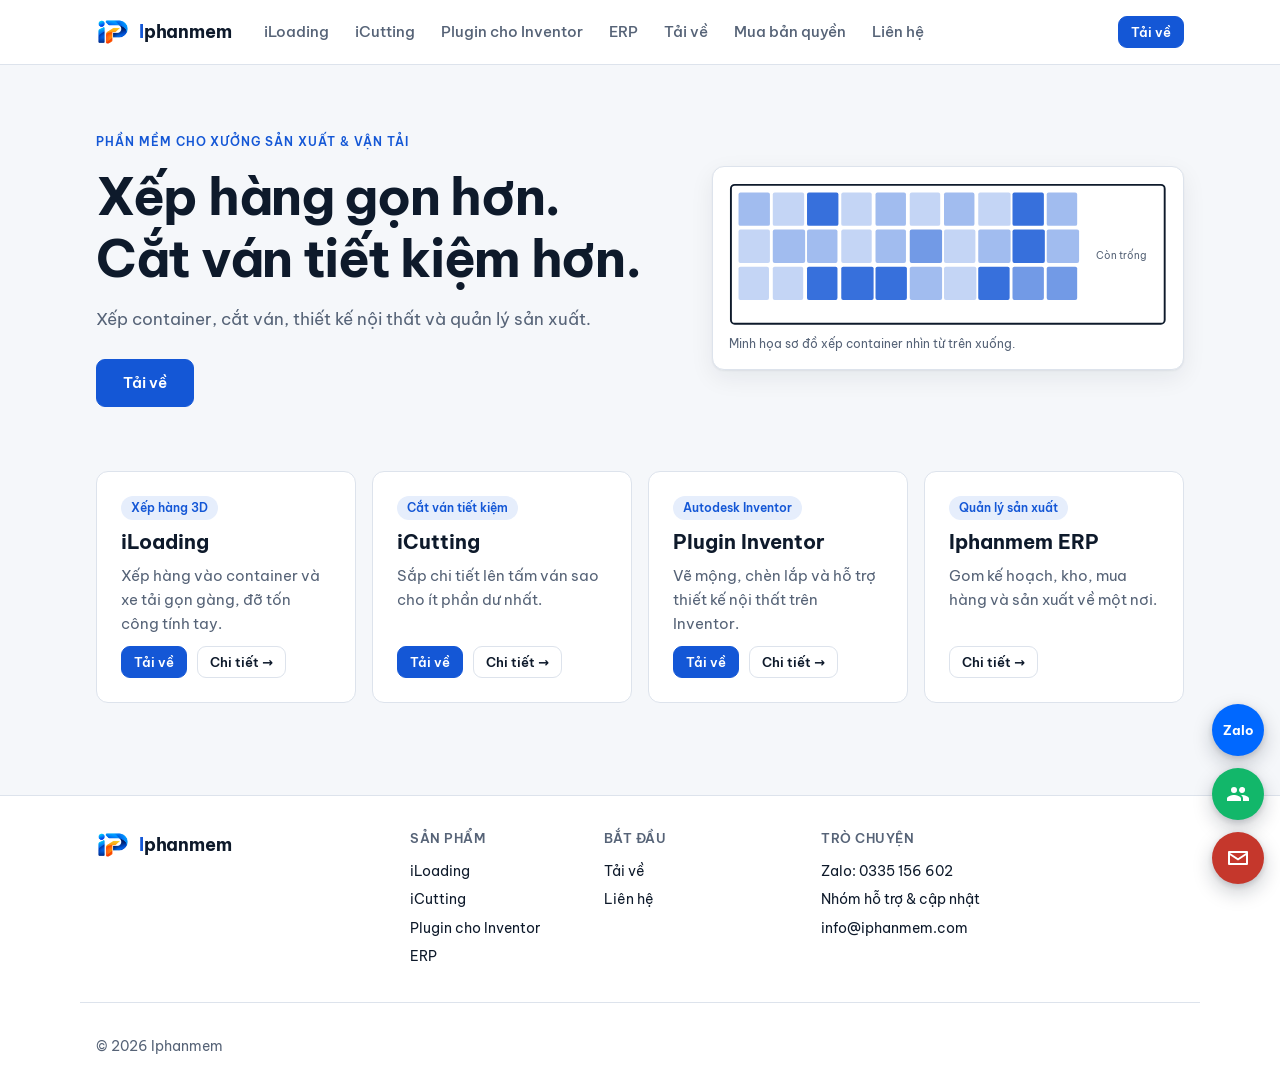
<file: iphanmem-website/index.html>
<!doctype html>
<html lang="vi">
<head>
<meta charset="utf-8">
<meta name="viewport" content="width=device-width,initial-scale=1,viewport-fit=cover">
<title>Iphanmem | Phần mềm xếp hàng, cắt ván và quản lý sản xuất</title>
<meta name="description" content="Iphanmem làm phần mềm iLoading xếp container, iCutting cắt ván, plugin cho Inventor và ERP quản lý sản xuất. Cần gì nhắn Zalo.">
<link rel="canonical" href="https://iphanmem.com/">
<meta property="og:type" content="website"><meta property="og:locale" content="vi_VN">
<meta property="og:title" content="Iphanmem | Phần mềm xếp hàng, cắt ván và quản lý sản xuất"><meta property="og:description" content="Iphanmem làm phần mềm iLoading xếp container, iCutting cắt ván, plugin cho Inventor và ERP quản lý sản xuất. Cần gì nhắn Zalo."><meta property="og:url" content="https://iphanmem.com/">
<link rel="icon" href="favicon-32.png" type="image/png" sizes="32x32"><link rel="icon" href="favicon.ico" sizes="any"><link rel="apple-touch-icon" href="apple-touch-icon.png">
<link rel="preconnect" href="https://fonts.googleapis.com"><link rel="preconnect" href="https://fonts.gstatic.com" crossorigin>
<link rel="stylesheet" href="https://fonts.googleapis.com/css2?family=Be+Vietnam+Pro:wght@400;500;600;700&family=JetBrains+Mono:wght@400;500&display=swap">
<link rel="stylesheet" href="style.css">
<script>document.documentElement.classList.add('js')</script>
</head>
<body>
<header class="site-h"><div class="wrap">
  <a class="logo" href="index.html"><img src="logo-mark.png" width="34" height="34" alt="iPhanmem"><span><b>I</b>phanmem</span></a>
  <nav id="nav" aria-label="Điều hướng chính"><a href="loading.html">iLoading</a><a href="cutting.html">iCutting</a><a href="inventor.html">Plugin cho Inventor</a><a href="erp.html">ERP</a><a href="download.html">Tải về</a><a href="mua.html">Mua bản quyền</a><a href="contact.html">Liên hệ</a></nav>
  <a class="btn primary sm cta-h" href="download.html">Tải về</a>
  <button class="btn sm menu-btn" aria-label="Mở menu" aria-expanded="false" aria-controls="nav">Menu</button>
</div></header>
<main>

<div class="wrap hero">
  <div>
    <span class="eyebrow">Phần mềm cho xưởng sản xuất &amp; vận tải</span>
    <h1>Xếp hàng gọn hơn. Cắt ván tiết kiệm hơn.</h1>
    <p class="lead">Xếp container, cắt ván, thiết kế nội thất và quản lý sản xuất.</p>
    <div class="row" style="margin-top:26px"><a class="btn primary lg" href="download.html">Tải về</a></div>
  </div>
  <div class="card viz"><svg viewBox="0 0 460 150" role="img" aria-label="Sơ đồ nhìn từ trên xuống của một container được xếp kiện"><rect x="2" y="2" width="456" height="146" rx="4" fill="var(--surface)" stroke="var(--ink)" stroke-width="2"/><rect x="10" y="10" width="33" height="35" rx="2" fill="var(--accent)" fill-opacity="0.4"/><rect x="10" y="49" width="33" height="35" rx="2" fill="var(--accent)" fill-opacity="0.25"/><rect x="10" y="88" width="32" height="35" rx="2" fill="var(--accent)" fill-opacity="0.25"/><rect x="46" y="10" width="33" height="35" rx="2" fill="var(--accent)" fill-opacity="0.25"/><rect x="46" y="49" width="34" height="35" rx="2" fill="var(--accent)" fill-opacity="0.4"/><rect x="46" y="88" width="32" height="35" rx="2" fill="var(--accent)" fill-opacity="0.25"/><rect x="82" y="10" width="33" height="35" rx="2" fill="var(--accent)" fill-opacity="0.85"/><rect x="82" y="49" width="32" height="35" rx="2" fill="var(--accent)" fill-opacity="0.4"/><rect x="82" y="88" width="32" height="35" rx="2" fill="var(--accent)" fill-opacity="0.85"/><rect x="118" y="10" width="32" height="35" rx="2" fill="var(--accent)" fill-opacity="0.25"/><rect x="118" y="49" width="32" height="35" rx="2" fill="var(--accent)" fill-opacity="0.25"/><rect x="118" y="88" width="34" height="35" rx="2" fill="var(--accent)" fill-opacity="0.85"/><rect x="154" y="10" width="32" height="35" rx="2" fill="var(--accent)" fill-opacity="0.4"/><rect x="154" y="49" width="32" height="35" rx="2" fill="var(--accent)" fill-opacity="0.4"/><rect x="154" y="88" width="33" height="35" rx="2" fill="var(--accent)" fill-opacity="0.85"/><rect x="190" y="10" width="32" height="35" rx="2" fill="var(--accent)" fill-opacity="0.25"/><rect x="190" y="49" width="34" height="35" rx="2" fill="var(--accent)" fill-opacity="0.6"/><rect x="190" y="88" width="34" height="35" rx="2" fill="var(--accent)" fill-opacity="0.4"/><rect x="226" y="10" width="32" height="35" rx="2" fill="var(--accent)" fill-opacity="0.4"/><rect x="226" y="49" width="33" height="35" rx="2" fill="var(--accent)" fill-opacity="0.25"/><rect x="226" y="88" width="34" height="35" rx="2" fill="var(--accent)" fill-opacity="0.25"/><rect x="262" y="10" width="34" height="35" rx="2" fill="var(--accent)" fill-opacity="0.25"/><rect x="262" y="49" width="34" height="35" rx="2" fill="var(--accent)" fill-opacity="0.4"/><rect x="262" y="88" width="33" height="35" rx="2" fill="var(--accent)" fill-opacity="0.85"/><rect x="298" y="10" width="33" height="35" rx="2" fill="var(--accent)" fill-opacity="0.85"/><rect x="298" y="49" width="34" height="35" rx="2" fill="var(--accent)" fill-opacity="0.85"/><rect x="298" y="88" width="33" height="35" rx="2" fill="var(--accent)" fill-opacity="0.6"/><rect x="334" y="10" width="32" height="35" rx="2" fill="var(--accent)" fill-opacity="0.4"/><rect x="334" y="49" width="34" height="35" rx="2" fill="var(--accent)" fill-opacity="0.4"/><rect x="334" y="88" width="32" height="35" rx="2" fill="var(--accent)" fill-opacity="0.6"/><text x="412" y="80" text-anchor="middle">Còn trống</text></svg><div class="cap">Minh họa sơ đồ xếp container nhìn từ trên xuống.</div></div>
</div>
<div class="wrap sec" style="padding-top:16px"><div class="grid g4"><div class="card pcard"><span class="pill">Xếp hàng 3D</span><h3>iLoading</h3><p class="muted">Xếp hàng vào container và xe tải gọn gàng, đỡ tốn công tính tay.</p><div class="row" style="margin-top:auto"><a class="btn primary sm" href="download.html#loading">Tải về</a><a class="btn sm" href="loading.html">Chi tiết →</a></div></div><div class="card pcard"><span class="pill">Cắt ván tiết kiệm</span><h3>iCutting</h3><p class="muted">Sắp chi tiết lên tấm ván sao cho ít phần dư nhất.</p><div class="row" style="margin-top:auto"><a class="btn primary sm" href="download.html#cutting">Tải về</a><a class="btn sm" href="cutting.html">Chi tiết →</a></div></div><div class="card pcard"><span class="pill">Autodesk Inventor</span><h3>Plugin Inventor</h3><p class="muted">Vẽ mộng, chèn lắp và hỗ trợ thiết kế nội thất trên Inventor.</p><div class="row" style="margin-top:auto"><a class="btn primary sm" href="download.html#inventor">Tải về</a><a class="btn sm" href="inventor.html">Chi tiết →</a></div></div><div class="card pcard"><span class="pill">Quản lý sản xuất</span><h3>Iphanmem ERP</h3><p class="muted">Gom kế hoạch, kho, mua hàng và sản xuất về một nơi.</p><div class="row" style="margin-top:auto"><a class="btn sm" href="erp.html">Chi tiết →</a></div></div></div></div>

</main>
<footer class="foot">
  <div class="wrap">
    <div><a class="logo" style="padding:0" href="index.html"><img src="logo-mark.png" width="34" height="34" alt="iPhanmem"><span><b>I</b>phanmem</span></a></div>
    <div><h4>Sản phẩm</h4><a href="loading.html">iLoading</a><a href="cutting.html">iCutting</a><a href="inventor.html">Plugin cho Inventor</a><a href="erp.html">ERP</a></div>
    <div><h4>Bắt đầu</h4><a href="download.html">Tải về</a><a href="contact.html">Liên hệ</a></div>
    <div><h4>Trò chuyện</h4><a href="https://zalo.me/0335156602" target="_blank" rel="noopener">Zalo: 0335 156 602</a><a href="https://zalo.me/g/lzfrenrwcuc4qvryt96q" target="_blank" rel="noopener">Nhóm hỗ trợ &amp; cập nhật</a><a href="mailto:info@iphanmem.com">info@iphanmem.com</a></div>
  </div>
  <div class="wrap legal">© 2026 Iphanmem</div>
</footer>
<nav class="cf-dock" aria-label="Liên hệ"><a class="cf-btn cf-zalo" href="https://zalo.me/0335156602" target="_blank" rel="noopener" aria-label="Chat Zalo"><span class="cf-word">Zalo</span><span class="cf-tip">Chat Zalo</span></a><a class="cf-btn cf-group" href="https://zalo.me/g/lzfrenrwcuc4qvryt96q" target="_blank" rel="noopener" aria-label="Nhóm hỗ trợ &amp; cập nhật"><svg viewBox="0 0 24 24" width="24" height="24" fill="currentColor" aria-hidden="true"><path d="M16 11a3 3 0 1 0-2.8-4 3 3 0 0 0 2.8 4zM8 11a3 3 0 1 0-3-3 3 3 0 0 0 3 3zm0 2c-2.3 0-7 1.2-7 3.5V19h14v-2.5C15 14.2 10.3 13 8 13zm8 0c-.3 0-.6 0-1 .1 1.2.9 2 2 2 3.4V19h6v-2.5c0-2.3-4.7-3.5-7-3.5z"/></svg><span class="cf-tip">Nhóm hỗ trợ &amp; cập nhật</span></a><a class="cf-btn cf-mail" href="mailto:info@iphanmem.com" aria-label="Gửi email"><svg viewBox="0 0 24 24" width="24" height="24" fill="currentColor" aria-hidden="true"><path d="M3 5h18a1 1 0 0 1 1 1v12a1 1 0 0 1-1 1H3a1 1 0 0 1-1-1V6a1 1 0 0 1 1-1zm9 7.2L20 7H4l8 5.2zM4 17h16V9.3l-8 5.2-8-5.2V17z"/></svg><span class="cf-tip">info@iphanmem.com</span></a></nav>
<script src="script.js" defer></script>
</body>
</html>
</file>
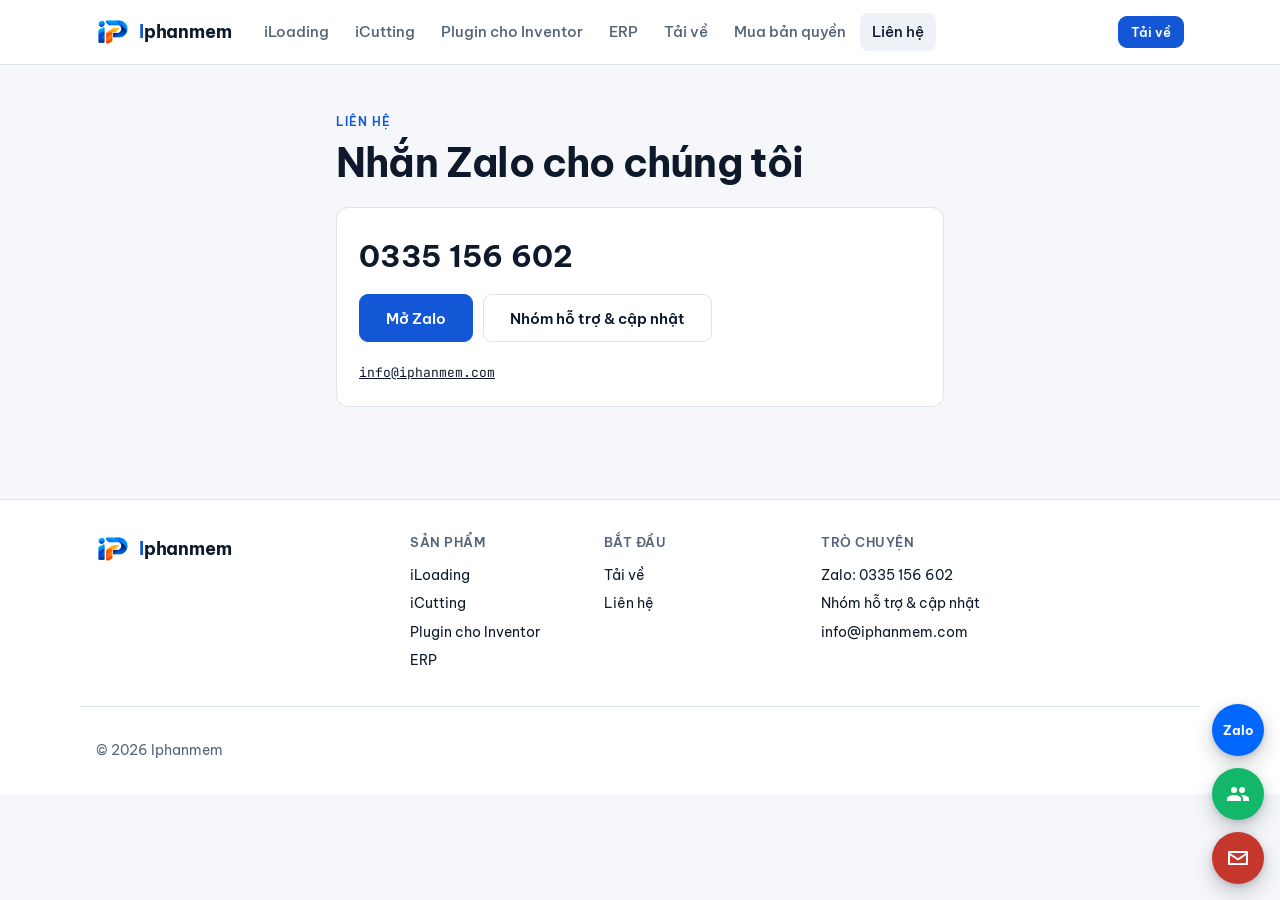
<file: iphanmem-website/contact.html>
<!doctype html>
<html lang="vi">
<head>
<meta charset="utf-8">
<meta name="viewport" content="width=device-width,initial-scale=1,viewport-fit=cover">
<title>Liên hệ | Iphanmem</title>
<meta name="description" content="Nhắn Zalo 0335 156 602 để được tư vấn, hỗ trợ hoặc hẹn xem demo ERP của Iphanmem.">
<link rel="canonical" href="https://iphanmem.com/contact">
<meta property="og:type" content="website"><meta property="og:locale" content="vi_VN">
<meta property="og:title" content="Liên hệ | Iphanmem"><meta property="og:description" content="Nhắn Zalo 0335 156 602 để được tư vấn, hỗ trợ hoặc hẹn xem demo ERP của Iphanmem."><meta property="og:url" content="https://iphanmem.com/contact">
<link rel="icon" href="favicon-32.png" type="image/png" sizes="32x32"><link rel="icon" href="favicon.ico" sizes="any"><link rel="apple-touch-icon" href="apple-touch-icon.png">
<link rel="preconnect" href="https://fonts.googleapis.com"><link rel="preconnect" href="https://fonts.gstatic.com" crossorigin>
<link rel="stylesheet" href="https://fonts.googleapis.com/css2?family=Be+Vietnam+Pro:wght@400;500;600;700&family=JetBrains+Mono:wght@400;500&display=swap">
<link rel="stylesheet" href="style.css">
<script>document.documentElement.classList.add('js')</script>
</head>
<body>
<header class="site-h"><div class="wrap">
  <a class="logo" href="index.html"><img src="logo-mark.png" width="34" height="34" alt="iPhanmem"><span><b>I</b>phanmem</span></a>
  <nav id="nav" aria-label="Điều hướng chính"><a href="loading.html">iLoading</a><a href="cutting.html">iCutting</a><a href="inventor.html">Plugin cho Inventor</a><a href="erp.html">ERP</a><a href="download.html">Tải về</a><a href="mua.html">Mua bản quyền</a><a href="contact.html" aria-current="page">Liên hệ</a></nav>
  <a class="btn primary sm cta-h" href="download.html">Tải về</a>
  <button class="btn sm menu-btn" aria-label="Mở menu" aria-expanded="false" aria-controls="nav">Menu</button>
</div></header>
<main>

<div class="wrap sec" style="max-width:640px">
  <span class="eyebrow">Liên hệ</span>
  <h1 style="font-size:clamp(30px,4.5vw,40px);margin:6px 0 20px;letter-spacing:-.02em">Nhắn Zalo cho chúng tôi</h1>
  <div class="card pad">
    <div style="font-size:30px;font-weight:700;letter-spacing:.01em;margin:2px 0 14px">0335 156 602</div>
    <div class="row">
      <a class="btn primary lg" href="https://zalo.me/0335156602" target="_blank" rel="noopener">Mở Zalo</a>
      <a class="btn lg" href="https://zalo.me/g/lzfrenrwcuc4qvryt96q" target="_blank" rel="noopener">Nhóm hỗ trợ &amp; cập nhật</a>
    </div>
    <div style="margin-top:18px"><a class="mono" href="mailto:info@iphanmem.com" style="text-decoration:underline">info@iphanmem.com</a></div>
  </div>
</div>

</main>
<footer class="foot">
  <div class="wrap">
    <div><a class="logo" style="padding:0" href="index.html"><img src="logo-mark.png" width="34" height="34" alt="iPhanmem"><span><b>I</b>phanmem</span></a></div>
    <div><h4>Sản phẩm</h4><a href="loading.html">iLoading</a><a href="cutting.html">iCutting</a><a href="inventor.html">Plugin cho Inventor</a><a href="erp.html">ERP</a></div>
    <div><h4>Bắt đầu</h4><a href="download.html">Tải về</a><a href="contact.html">Liên hệ</a></div>
    <div><h4>Trò chuyện</h4><a href="https://zalo.me/0335156602" target="_blank" rel="noopener">Zalo: 0335 156 602</a><a href="https://zalo.me/g/lzfrenrwcuc4qvryt96q" target="_blank" rel="noopener">Nhóm hỗ trợ &amp; cập nhật</a><a href="mailto:info@iphanmem.com">info@iphanmem.com</a></div>
  </div>
  <div class="wrap legal">© 2026 Iphanmem</div>
</footer>
<nav class="cf-dock" aria-label="Liên hệ"><a class="cf-btn cf-zalo" href="https://zalo.me/0335156602" target="_blank" rel="noopener" aria-label="Chat Zalo"><span class="cf-word">Zalo</span><span class="cf-tip">Chat Zalo</span></a><a class="cf-btn cf-group" href="https://zalo.me/g/lzfrenrwcuc4qvryt96q" target="_blank" rel="noopener" aria-label="Nhóm hỗ trợ &amp; cập nhật"><svg viewBox="0 0 24 24" width="24" height="24" fill="currentColor" aria-hidden="true"><path d="M16 11a3 3 0 1 0-2.8-4 3 3 0 0 0 2.8 4zM8 11a3 3 0 1 0-3-3 3 3 0 0 0 3 3zm0 2c-2.3 0-7 1.2-7 3.5V19h14v-2.5C15 14.2 10.3 13 8 13zm8 0c-.3 0-.6 0-1 .1 1.2.9 2 2 2 3.4V19h6v-2.5c0-2.3-4.7-3.5-7-3.5z"/></svg><span class="cf-tip">Nhóm hỗ trợ &amp; cập nhật</span></a><a class="cf-btn cf-mail" href="mailto:info@iphanmem.com" aria-label="Gửi email"><svg viewBox="0 0 24 24" width="24" height="24" fill="currentColor" aria-hidden="true"><path d="M3 5h18a1 1 0 0 1 1 1v12a1 1 0 0 1-1 1H3a1 1 0 0 1-1-1V6a1 1 0 0 1 1-1zm9 7.2L20 7H4l8 5.2zM4 17h16V9.3l-8 5.2-8-5.2V17z"/></svg><span class="cf-tip">info@iphanmem.com</span></a></nav>
<script src="script.js" defer></script>
</body>
</html>
</file>
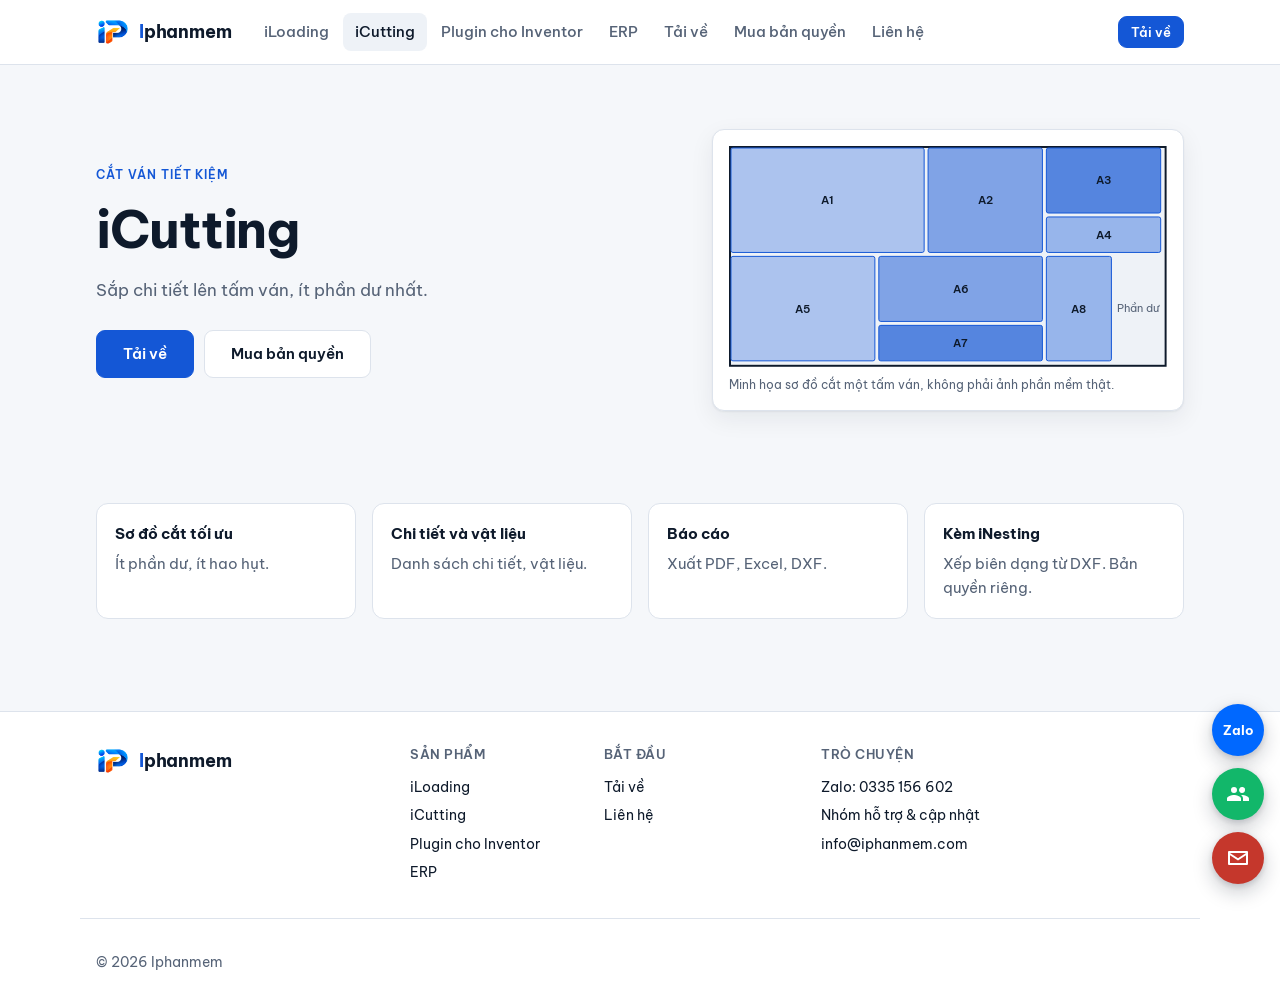
<file: iphanmem-website/cutting.html>
<!doctype html>
<html lang="vi">
<head>
<meta charset="utf-8">
<meta name="viewport" content="width=device-width,initial-scale=1,viewport-fit=cover">
<title>iCutting | Iphanmem</title>
<meta name="description" content="iCutting: Sắp chi tiết lên tấm ván sao cho ít phần dư nhất.">
<link rel="canonical" href="https://iphanmem.com/cutting">
<meta property="og:type" content="website"><meta property="og:locale" content="vi_VN">
<meta property="og:title" content="iCutting | Iphanmem"><meta property="og:description" content="iCutting: Sắp chi tiết lên tấm ván sao cho ít phần dư nhất."><meta property="og:url" content="https://iphanmem.com/cutting">
<link rel="icon" href="favicon-32.png" type="image/png" sizes="32x32"><link rel="icon" href="favicon.ico" sizes="any"><link rel="apple-touch-icon" href="apple-touch-icon.png">
<link rel="preconnect" href="https://fonts.googleapis.com"><link rel="preconnect" href="https://fonts.gstatic.com" crossorigin>
<link rel="stylesheet" href="https://fonts.googleapis.com/css2?family=Be+Vietnam+Pro:wght@400;500;600;700&family=JetBrains+Mono:wght@400;500&display=swap">
<link rel="stylesheet" href="style.css">
<script>document.documentElement.classList.add('js')</script>
</head>
<body>
<header class="site-h"><div class="wrap">
  <a class="logo" href="index.html"><img src="logo-mark.png" width="34" height="34" alt="iPhanmem"><span><b>I</b>phanmem</span></a>
  <nav id="nav" aria-label="Điều hướng chính"><a href="loading.html">iLoading</a><a href="cutting.html" aria-current="page">iCutting</a><a href="inventor.html">Plugin cho Inventor</a><a href="erp.html">ERP</a><a href="download.html">Tải về</a><a href="mua.html">Mua bản quyền</a><a href="contact.html">Liên hệ</a></nav>
  <a class="btn primary sm cta-h" href="download.html">Tải về</a>
  <button class="btn sm menu-btn" aria-label="Mở menu" aria-expanded="false" aria-controls="nav">Menu</button>
</div></header>
<main>

<div class="wrap hero">
  <div><span class="eyebrow">Cắt ván tiết kiệm</span><h1>iCutting</h1><p class="lead">Sắp chi tiết lên tấm ván, ít phần dư nhất.</p><div class="row" style="margin-top:26px"><a class="btn primary lg" href="download.html#cutting">Tải về</a><a class="btn lg" href="mua.html">Mua bản quyền</a></div></div>
  <div class="card viz"><svg viewBox="0 0 444 224" role="img" aria-label="Sơ đồ cắt một tấm ván thành nhiều chi tiết"><rect x="1" y="1" width="442" height="222" fill="var(--surface2)" stroke="var(--ink)" stroke-width="2"/><rect x="2" y="2" width="196" height="106" rx="2" fill="var(--accent)" fill-opacity="0.3" stroke="var(--accent)"/><text x="100.0" y="59.0" text-anchor="middle" style="fill:var(--ink);font-weight:600">A1</text><rect x="202" y="2" width="116" height="106" rx="2" fill="var(--accent)" fill-opacity="0.5" stroke="var(--accent)"/><text x="260.0" y="59.0" text-anchor="middle" style="fill:var(--ink);font-weight:600">A2</text><rect x="322" y="2" width="116" height="66" rx="2" fill="var(--accent)" fill-opacity="0.7" stroke="var(--accent)"/><text x="380.0" y="39.0" text-anchor="middle" style="fill:var(--ink);font-weight:600">A3</text><rect x="322" y="72" width="116" height="36" rx="2" fill="var(--accent)" fill-opacity="0.4" stroke="var(--accent)"/><text x="380.0" y="94.0" text-anchor="middle" style="fill:var(--ink);font-weight:600">A4</text><rect x="2" y="112" width="146" height="106" rx="2" fill="var(--accent)" fill-opacity="0.3" stroke="var(--accent)"/><text x="75.0" y="169.0" text-anchor="middle" style="fill:var(--ink);font-weight:600">A5</text><rect x="152" y="112" width="166" height="66" rx="2" fill="var(--accent)" fill-opacity="0.5" stroke="var(--accent)"/><text x="235.0" y="149.0" text-anchor="middle" style="fill:var(--ink);font-weight:600">A6</text><rect x="152" y="182" width="166" height="36" rx="2" fill="var(--accent)" fill-opacity="0.7" stroke="var(--accent)"/><text x="235.0" y="204.0" text-anchor="middle" style="fill:var(--ink);font-weight:600">A7</text><rect x="322" y="112" width="66" height="106" rx="2" fill="var(--accent)" fill-opacity="0.4" stroke="var(--accent)"/><text x="355.0" y="169.0" text-anchor="middle" style="fill:var(--ink);font-weight:600">A8</text><text x="415" y="168" text-anchor="middle">Phần dư</text></svg><div class="cap">Minh họa sơ đồ cắt một tấm ván, không phải ảnh phần mềm thật.</div></div>
</div>
<div class="wrap sec"><div class="grid g4"><div class="card feat"><b>Sơ đồ cắt tối ưu</b><span>Ít phần dư, ít hao hụt.</span></div><div class="card feat"><b>Chi tiết và vật liệu</b><span>Danh sách chi tiết, vật liệu.</span></div><div class="card feat"><b>Báo cáo</b><span>Xuất PDF, Excel, DXF.</span></div><div class="card feat"><b>Kèm iNesting</b><span>Xếp biên dạng từ DXF. Bản quyền riêng.</span></div></div></div></main>
<footer class="foot">
  <div class="wrap">
    <div><a class="logo" style="padding:0" href="index.html"><img src="logo-mark.png" width="34" height="34" alt="iPhanmem"><span><b>I</b>phanmem</span></a></div>
    <div><h4>Sản phẩm</h4><a href="loading.html">iLoading</a><a href="cutting.html">iCutting</a><a href="inventor.html">Plugin cho Inventor</a><a href="erp.html">ERP</a></div>
    <div><h4>Bắt đầu</h4><a href="download.html">Tải về</a><a href="contact.html">Liên hệ</a></div>
    <div><h4>Trò chuyện</h4><a href="https://zalo.me/0335156602" target="_blank" rel="noopener">Zalo: 0335 156 602</a><a href="https://zalo.me/g/lzfrenrwcuc4qvryt96q" target="_blank" rel="noopener">Nhóm hỗ trợ &amp; cập nhật</a><a href="mailto:info@iphanmem.com">info@iphanmem.com</a></div>
  </div>
  <div class="wrap legal">© 2026 Iphanmem</div>
</footer>
<nav class="cf-dock" aria-label="Liên hệ"><a class="cf-btn cf-zalo" href="https://zalo.me/0335156602" target="_blank" rel="noopener" aria-label="Chat Zalo"><span class="cf-word">Zalo</span><span class="cf-tip">Chat Zalo</span></a><a class="cf-btn cf-group" href="https://zalo.me/g/lzfrenrwcuc4qvryt96q" target="_blank" rel="noopener" aria-label="Nhóm hỗ trợ &amp; cập nhật"><svg viewBox="0 0 24 24" width="24" height="24" fill="currentColor" aria-hidden="true"><path d="M16 11a3 3 0 1 0-2.8-4 3 3 0 0 0 2.8 4zM8 11a3 3 0 1 0-3-3 3 3 0 0 0 3 3zm0 2c-2.3 0-7 1.2-7 3.5V19h14v-2.5C15 14.2 10.3 13 8 13zm8 0c-.3 0-.6 0-1 .1 1.2.9 2 2 2 3.4V19h6v-2.5c0-2.3-4.7-3.5-7-3.5z"/></svg><span class="cf-tip">Nhóm hỗ trợ &amp; cập nhật</span></a><a class="cf-btn cf-mail" href="mailto:info@iphanmem.com" aria-label="Gửi email"><svg viewBox="0 0 24 24" width="24" height="24" fill="currentColor" aria-hidden="true"><path d="M3 5h18a1 1 0 0 1 1 1v12a1 1 0 0 1-1 1H3a1 1 0 0 1-1-1V6a1 1 0 0 1 1-1zm9 7.2L20 7H4l8 5.2zM4 17h16V9.3l-8 5.2-8-5.2V17z"/></svg><span class="cf-tip">info@iphanmem.com</span></a></nav>
<script src="script.js" defer></script>
</body>
</html>
</file>
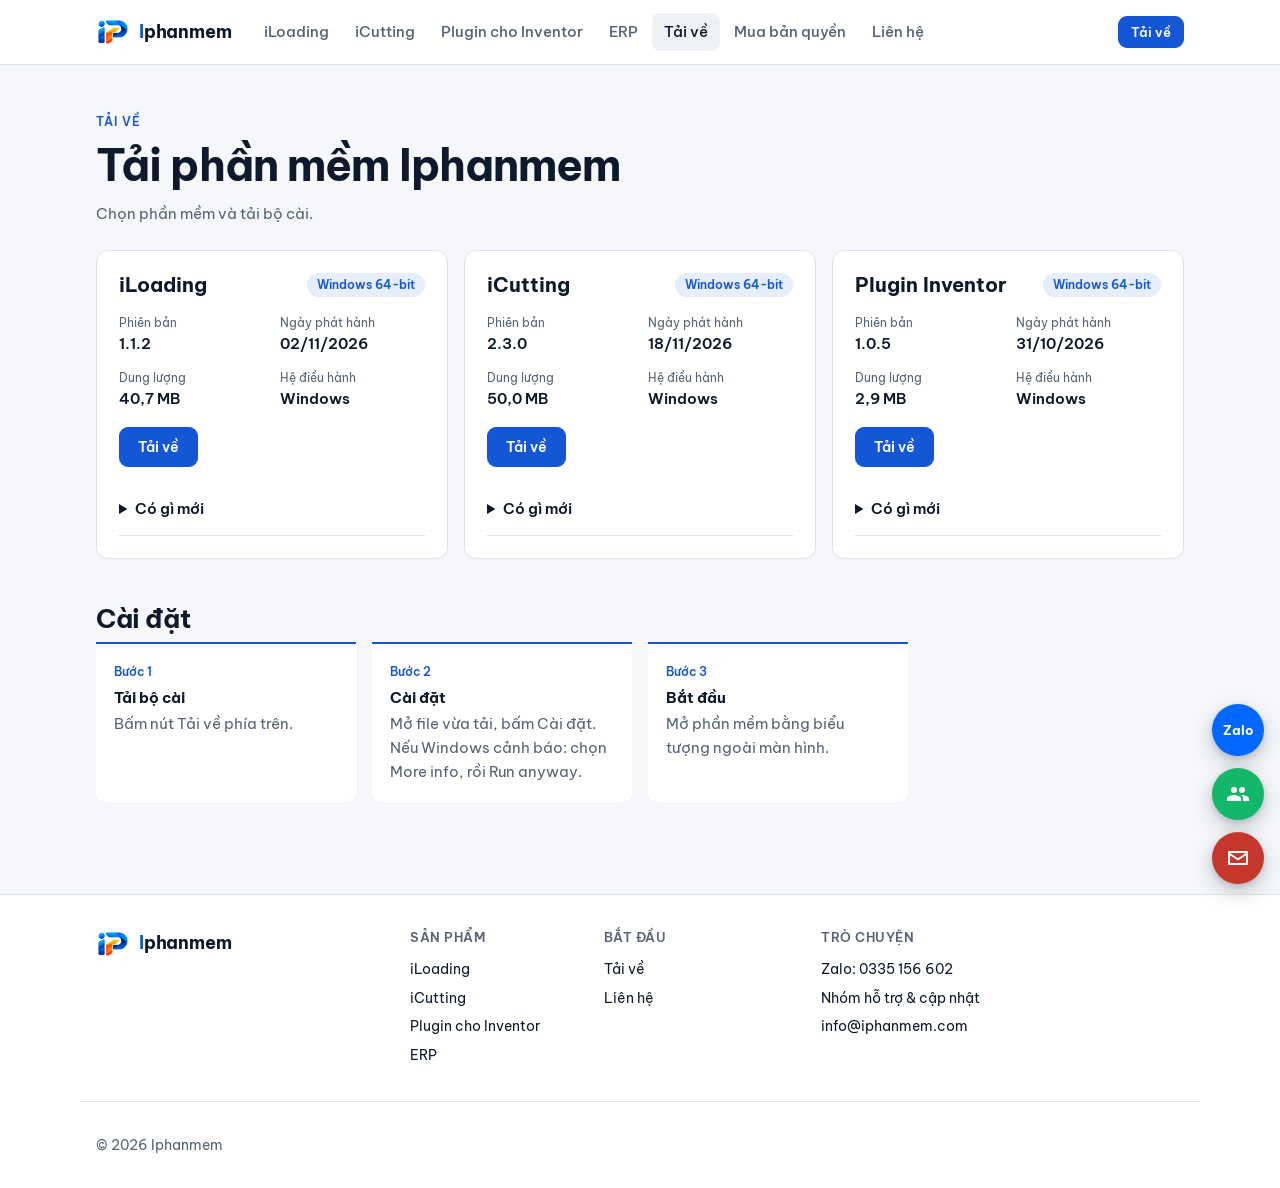
<file: iphanmem-website/download.html>
<!doctype html>
<html lang="vi">
<head>
<meta charset="utf-8">
<meta name="viewport" content="width=device-width,initial-scale=1,viewport-fit=cover">
<title>Tải về | Iphanmem</title>
<meta name="description" content="Tải iLoading, iCutting và Plugin Inventor của Iphanmem cho Windows. Cần hỗ trợ, nhắn Zalo.">
<link rel="canonical" href="https://iphanmem.com/download">
<meta property="og:type" content="website"><meta property="og:locale" content="vi_VN">
<meta property="og:title" content="Tải về | Iphanmem"><meta property="og:description" content="Tải iLoading, iCutting và Plugin Inventor của Iphanmem cho Windows. Cần hỗ trợ, nhắn Zalo."><meta property="og:url" content="https://iphanmem.com/download">
<link rel="icon" href="favicon-32.png" type="image/png" sizes="32x32"><link rel="icon" href="favicon.ico" sizes="any"><link rel="apple-touch-icon" href="apple-touch-icon.png">
<link rel="preconnect" href="https://fonts.googleapis.com"><link rel="preconnect" href="https://fonts.gstatic.com" crossorigin>
<link rel="stylesheet" href="https://fonts.googleapis.com/css2?family=Be+Vietnam+Pro:wght@400;500;600;700&family=JetBrains+Mono:wght@400;500&display=swap">
<link rel="stylesheet" href="style.css">
<script>document.documentElement.classList.add('js')</script>
</head>
<body>
<header class="site-h"><div class="wrap">
  <a class="logo" href="index.html"><img src="logo-mark.png" width="34" height="34" alt="iPhanmem"><span><b>I</b>phanmem</span></a>
  <nav id="nav" aria-label="Điều hướng chính"><a href="loading.html">iLoading</a><a href="cutting.html">iCutting</a><a href="inventor.html">Plugin cho Inventor</a><a href="erp.html">ERP</a><a href="download.html" aria-current="page">Tải về</a><a href="mua.html">Mua bản quyền</a><a href="contact.html">Liên hệ</a></nav>
  <a class="btn primary sm cta-h" href="download.html">Tải về</a>
  <button class="btn sm menu-btn" aria-label="Mở menu" aria-expanded="false" aria-controls="nav">Menu</button>
</div></header>
<main>

<div class="wrap sec">
  <span class="eyebrow">Tải về</span>
  <h1 style="font-size:clamp(30px,4.5vw,44px);margin:6px 0 10px;letter-spacing:-.02em">Tải phần mềm Iphanmem</h1>
  <p class="sub">Chọn phần mềm và tải bộ cài.</p>
  <div class="notice" id="soon-note" hidden>Bộ cài đang được cập nhật. Bạn nhắn Zalo 0335 156 602, chúng tôi sẽ gửi bộ cài ngay.</div>
  <div class="grid g3" style="margin-top:16px">
    <section class="card pad rel" id="loading" data-id="loading">
      <div class="row" style="justify-content:space-between"><h3 style="font-size:20px">iLoading</h3><span class="pill" data-f="channel">Sắp phát hành</span></div>
      <dl class="meta"><div><dt>Phiên bản</dt><dd data-f="version">—</dd></div><div><dt>Ngày phát hành</dt><dd data-f="date">—</dd></div><div><dt>Dung lượng</dt><dd data-f="size">—</dd></div><div><dt>Hệ điều hành</dt><dd>Windows</dd></div></dl>
      <div class="row" style="margin:16px 0"><a class="btn primary" data-f="link" href="https://zalo.me/0335156602" target="_blank" rel="noopener">Tải về</a></div>
      <details><summary>Có gì mới</summary><ul class="muted" data-f="notes"></ul></details>
    </section>
    <section class="card pad rel" id="cutting" data-id="cutting">
      <div class="row" style="justify-content:space-between"><h3 style="font-size:20px">iCutting</h3><span class="pill" data-f="channel">Sắp phát hành</span></div>
      <dl class="meta"><div><dt>Phiên bản</dt><dd data-f="version">—</dd></div><div><dt>Ngày phát hành</dt><dd data-f="date">—</dd></div><div><dt>Dung lượng</dt><dd data-f="size">—</dd></div><div><dt>Hệ điều hành</dt><dd>Windows</dd></div></dl>
      <div class="row" style="margin:16px 0"><a class="btn primary" data-f="link" href="https://zalo.me/0335156602" target="_blank" rel="noopener">Tải về</a></div>
      <details><summary>Có gì mới</summary><ul class="muted" data-f="notes"></ul></details>
    </section>
    <section class="card pad rel" id="inventor" data-id="inventor">
      <div class="row" style="justify-content:space-between"><h3 style="font-size:20px">Plugin Inventor</h3><span class="pill" data-f="channel">Sắp phát hành</span></div>
      <dl class="meta"><div><dt>Phiên bản</dt><dd data-f="version">—</dd></div><div><dt>Ngày phát hành</dt><dd data-f="date">—</dd></div><div><dt>Dung lượng</dt><dd data-f="size">—</dd></div><div><dt>Hệ điều hành</dt><dd>Windows</dd></div></dl>
      <div class="row" style="margin:16px 0"><a class="btn primary" data-f="link" href="https://zalo.me/0335156602" target="_blank" rel="noopener">Tải về</a></div>
      <details><summary>Có gì mới</summary><ul class="muted" data-f="notes"></ul></details>
    </section>
  </div>
  <noscript><p class="muted">Hãy bật JavaScript để xem thông tin phiên bản, hoặc nhắn Zalo 0335 156 602 để nhận liên kết tải.</p></noscript>
</div>
<div class="wrap sec" style="padding-top:0"><h2>Cài đặt</h2><ol class="steps"><li><b>Tải bộ cài</b><span>Bấm nút Tải về phía trên.</span></li><li><b>Cài đặt</b><span>Mở file vừa tải, bấm Cài đặt. Nếu Windows cảnh báo: chọn More info, rồi Run anyway.</span></li><li><b>Bắt đầu</b><span>Mở phần mềm bằng biểu tượng ngoài màn hình.</span></li></ol></div></main>
<footer class="foot">
  <div class="wrap">
    <div><a class="logo" style="padding:0" href="index.html"><img src="logo-mark.png" width="34" height="34" alt="iPhanmem"><span><b>I</b>phanmem</span></a></div>
    <div><h4>Sản phẩm</h4><a href="loading.html">iLoading</a><a href="cutting.html">iCutting</a><a href="inventor.html">Plugin cho Inventor</a><a href="erp.html">ERP</a></div>
    <div><h4>Bắt đầu</h4><a href="download.html">Tải về</a><a href="contact.html">Liên hệ</a></div>
    <div><h4>Trò chuyện</h4><a href="https://zalo.me/0335156602" target="_blank" rel="noopener">Zalo: 0335 156 602</a><a href="https://zalo.me/g/lzfrenrwcuc4qvryt96q" target="_blank" rel="noopener">Nhóm hỗ trợ &amp; cập nhật</a><a href="mailto:info@iphanmem.com">info@iphanmem.com</a></div>
  </div>
  <div class="wrap legal">© 2026 Iphanmem</div>
</footer>
<nav class="cf-dock" aria-label="Liên hệ"><a class="cf-btn cf-zalo" href="https://zalo.me/0335156602" target="_blank" rel="noopener" aria-label="Chat Zalo"><span class="cf-word">Zalo</span><span class="cf-tip">Chat Zalo</span></a><a class="cf-btn cf-group" href="https://zalo.me/g/lzfrenrwcuc4qvryt96q" target="_blank" rel="noopener" aria-label="Nhóm hỗ trợ &amp; cập nhật"><svg viewBox="0 0 24 24" width="24" height="24" fill="currentColor" aria-hidden="true"><path d="M16 11a3 3 0 1 0-2.8-4 3 3 0 0 0 2.8 4zM8 11a3 3 0 1 0-3-3 3 3 0 0 0 3 3zm0 2c-2.3 0-7 1.2-7 3.5V19h14v-2.5C15 14.2 10.3 13 8 13zm8 0c-.3 0-.6 0-1 .1 1.2.9 2 2 2 3.4V19h6v-2.5c0-2.3-4.7-3.5-7-3.5z"/></svg><span class="cf-tip">Nhóm hỗ trợ &amp; cập nhật</span></a><a class="cf-btn cf-mail" href="mailto:info@iphanmem.com" aria-label="Gửi email"><svg viewBox="0 0 24 24" width="24" height="24" fill="currentColor" aria-hidden="true"><path d="M3 5h18a1 1 0 0 1 1 1v12a1 1 0 0 1-1 1H3a1 1 0 0 1-1-1V6a1 1 0 0 1 1-1zm9 7.2L20 7H4l8 5.2zM4 17h16V9.3l-8 5.2-8-5.2V17z"/></svg><span class="cf-tip">info@iphanmem.com</span></a></nav>
<script src="script.js" defer></script>
</body>
</html>
</file>
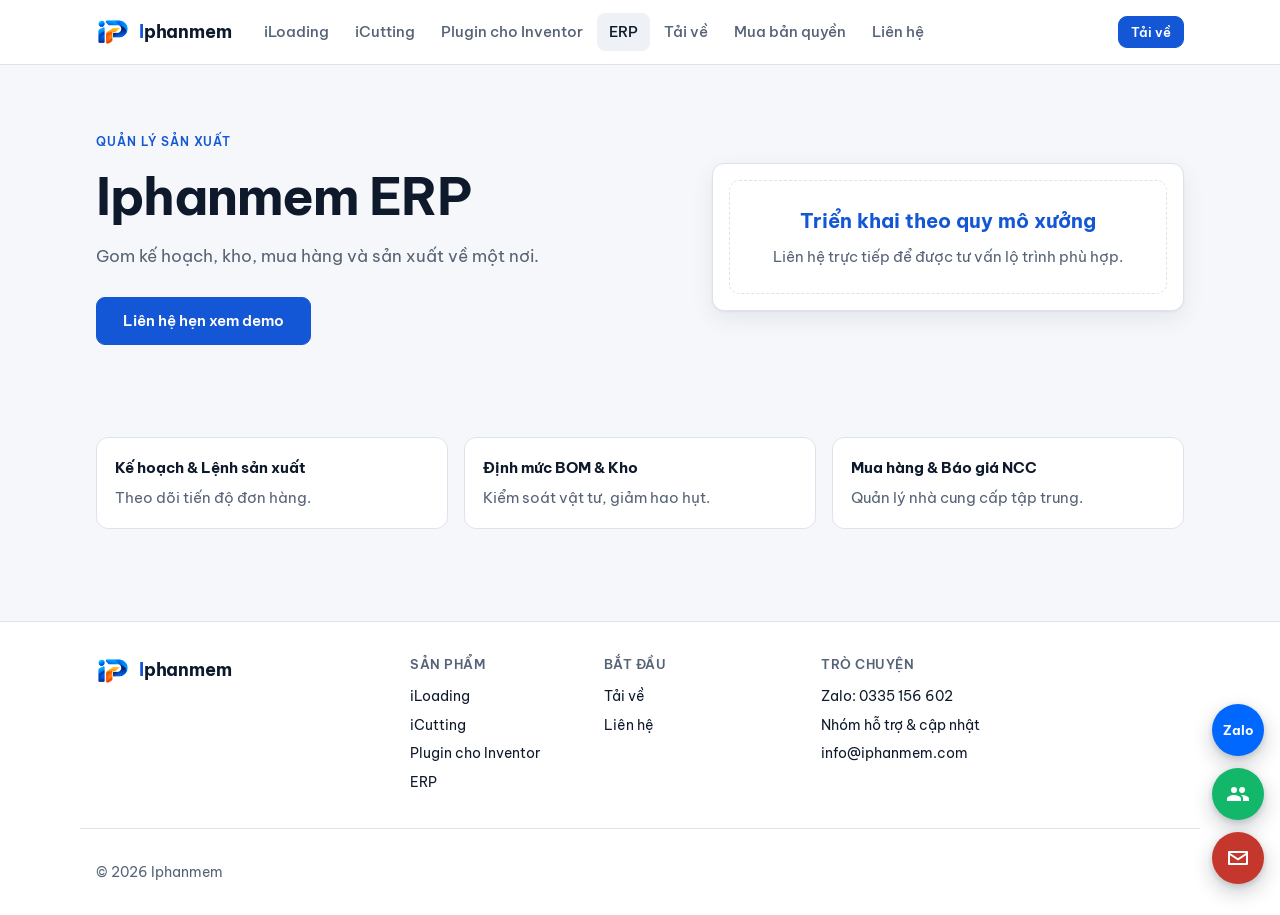
<file: iphanmem-website/erp.html>
<!doctype html>
<html lang="vi">
<head>
<meta charset="utf-8">
<meta name="viewport" content="width=device-width,initial-scale=1,viewport-fit=cover">
<title>Iphanmem ERP | Quản lý sản xuất</title>
<meta name="description" content="Iphanmem ERP: Gom kế hoạch, kho, mua hàng và sản xuất về một nơi.">
<link rel="canonical" href="https://iphanmem.com/erp">
<meta property="og:type" content="website"><meta property="og:locale" content="vi_VN">
<meta property="og:title" content="Iphanmem ERP | Quản lý sản xuất"><meta property="og:description" content="Iphanmem ERP: Gom kế hoạch, kho, mua hàng và sản xuất về một nơi."><meta property="og:url" content="https://iphanmem.com/erp">
<link rel="icon" href="favicon-32.png" type="image/png" sizes="32x32"><link rel="icon" href="favicon.ico" sizes="any"><link rel="apple-touch-icon" href="apple-touch-icon.png">
<link rel="preconnect" href="https://fonts.googleapis.com"><link rel="preconnect" href="https://fonts.gstatic.com" crossorigin>
<link rel="stylesheet" href="https://fonts.googleapis.com/css2?family=Be+Vietnam+Pro:wght@400;500;600;700&family=JetBrains+Mono:wght@400;500&display=swap">
<link rel="stylesheet" href="style.css">
<script>document.documentElement.classList.add('js')</script>
</head>
<body>
<header class="site-h"><div class="wrap">
  <a class="logo" href="index.html"><img src="logo-mark.png" width="34" height="34" alt="iPhanmem"><span><b>I</b>phanmem</span></a>
  <nav id="nav" aria-label="Điều hướng chính"><a href="loading.html">iLoading</a><a href="cutting.html">iCutting</a><a href="inventor.html">Plugin cho Inventor</a><a href="erp.html" aria-current="page">ERP</a><a href="download.html">Tải về</a><a href="mua.html">Mua bản quyền</a><a href="contact.html">Liên hệ</a></nav>
  <a class="btn primary sm cta-h" href="download.html">Tải về</a>
  <button class="btn sm menu-btn" aria-label="Mở menu" aria-expanded="false" aria-controls="nav">Menu</button>
</div></header>
<main>

<div class="wrap hero">
  <div><span class="eyebrow">Quản lý sản xuất</span><h1>Iphanmem ERP</h1><p class="lead">Gom kế hoạch, kho, mua hàng và sản xuất về một nơi.</p><div class="row" style="margin-top:26px"><a class="btn primary lg" href="contact.html">Liên hệ hẹn xem demo</a></div></div>
  <div class="card viz"><div style="padding:24px;border:1px dashed var(--line);border-radius:10px;text-align:center"><div style="font-weight:700;font-size:20px;color:var(--accent)">Triển khai theo quy mô xưởng</div><p class="muted" style="margin:8px 0 0">Liên hệ trực tiếp để được tư vấn lộ trình phù hợp.</p></div></div>
</div>
<div class="wrap sec"><div class="grid g3"><div class="card feat"><b>Kế hoạch &amp; Lệnh sản xuất</b><span>Theo dõi tiến độ đơn hàng.</span></div><div class="card feat"><b>Định mức BOM &amp; Kho</b><span>Kiểm soát vật tư, giảm hao hụt.</span></div><div class="card feat"><b>Mua hàng &amp; Báo giá NCC</b><span>Quản lý nhà cung cấp tập trung.</span></div></div></div></main>
<footer class="foot">
  <div class="wrap">
    <div><a class="logo" style="padding:0" href="index.html"><img src="logo-mark.png" width="34" height="34" alt="iPhanmem"><span><b>I</b>phanmem</span></a></div>
    <div><h4>Sản phẩm</h4><a href="loading.html">iLoading</a><a href="cutting.html">iCutting</a><a href="inventor.html">Plugin cho Inventor</a><a href="erp.html">ERP</a></div>
    <div><h4>Bắt đầu</h4><a href="download.html">Tải về</a><a href="contact.html">Liên hệ</a></div>
    <div><h4>Trò chuyện</h4><a href="https://zalo.me/0335156602" target="_blank" rel="noopener">Zalo: 0335 156 602</a><a href="https://zalo.me/g/lzfrenrwcuc4qvryt96q" target="_blank" rel="noopener">Nhóm hỗ trợ &amp; cập nhật</a><a href="mailto:info@iphanmem.com">info@iphanmem.com</a></div>
  </div>
  <div class="wrap legal">© 2026 Iphanmem</div>
</footer>
<nav class="cf-dock" aria-label="Liên hệ"><a class="cf-btn cf-zalo" href="https://zalo.me/0335156602" target="_blank" rel="noopener" aria-label="Chat Zalo"><span class="cf-word">Zalo</span><span class="cf-tip">Chat Zalo</span></a><a class="cf-btn cf-group" href="https://zalo.me/g/lzfrenrwcuc4qvryt96q" target="_blank" rel="noopener" aria-label="Nhóm hỗ trợ &amp; cập nhật"><svg viewBox="0 0 24 24" width="24" height="24" fill="currentColor" aria-hidden="true"><path d="M16 11a3 3 0 1 0-2.8-4 3 3 0 0 0 2.8 4zM8 11a3 3 0 1 0-3-3 3 3 0 0 0 3 3zm0 2c-2.3 0-7 1.2-7 3.5V19h14v-2.5C15 14.2 10.3 13 8 13zm8 0c-.3 0-.6 0-1 .1 1.2.9 2 2 2 3.4V19h6v-2.5c0-2.3-4.7-3.5-7-3.5z"/></svg><span class="cf-tip">Nhóm hỗ trợ &amp; cập nhật</span></a><a class="cf-btn cf-mail" href="mailto:info@iphanmem.com" aria-label="Gửi email"><svg viewBox="0 0 24 24" width="24" height="24" fill="currentColor" aria-hidden="true"><path d="M3 5h18a1 1 0 0 1 1 1v12a1 1 0 0 1-1 1H3a1 1 0 0 1-1-1V6a1 1 0 0 1 1-1zm9 7.2L20 7H4l8 5.2zM4 17h16V9.3l-8 5.2-8-5.2V17z"/></svg><span class="cf-tip">info@iphanmem.com</span></a></nav>
<script src="script.js" defer></script>
</body>
</html>
</file>
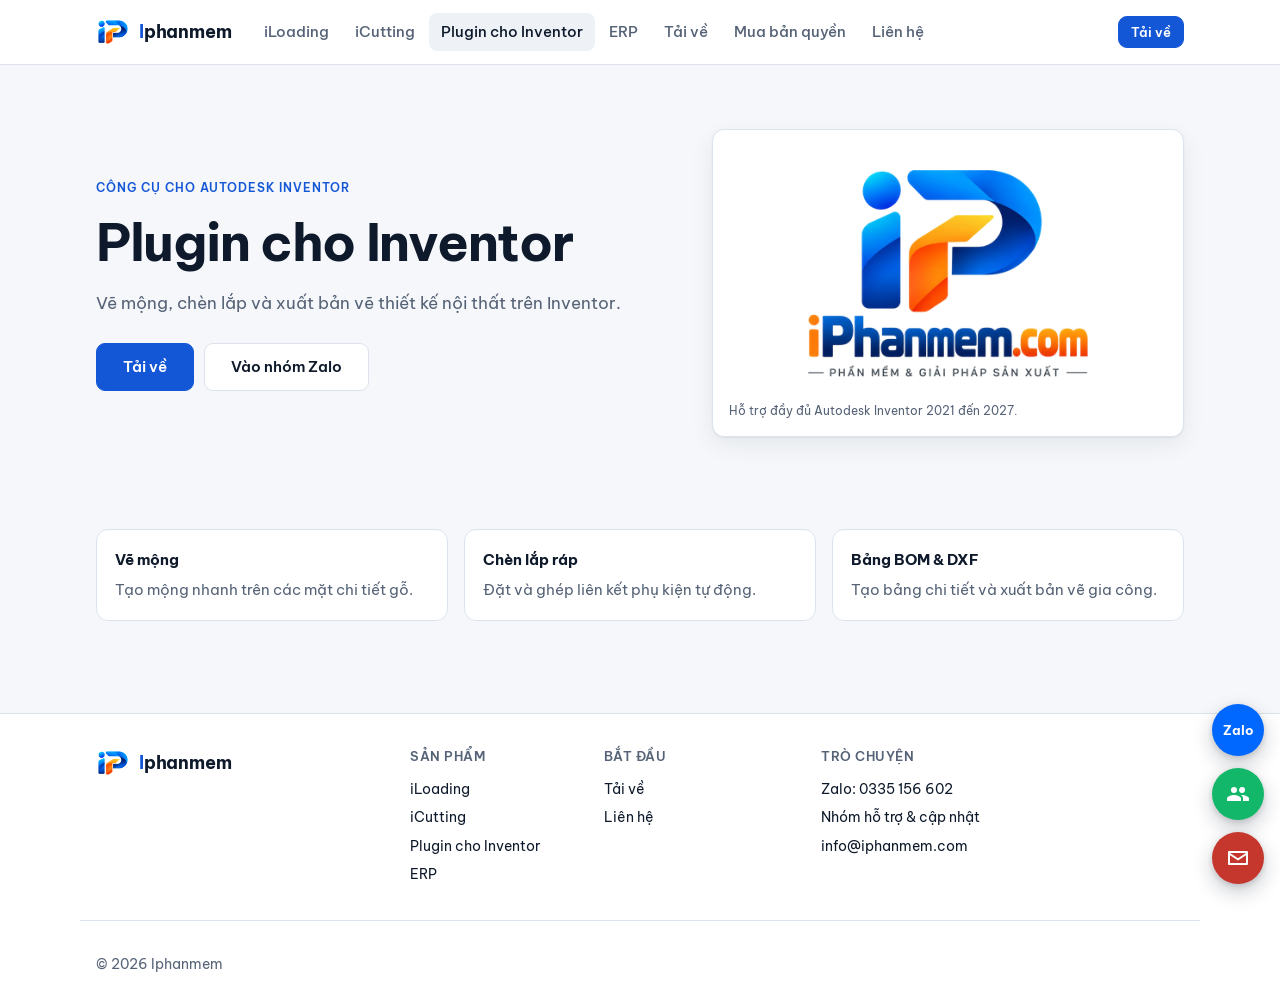
<file: iphanmem-website/inventor.html>
<!doctype html>
<html lang="vi">
<head>
<meta charset="utf-8">
<meta name="viewport" content="width=device-width,initial-scale=1,viewport-fit=cover">
<title>Plugin cho Inventor | Iphanmem</title>
<meta name="description" content="Plugin cho Autodesk Inventor: Vẽ mộng, chèn lắp và xuất bản vẽ thiết kế nội thất.">
<link rel="canonical" href="https://iphanmem.com/inventor">
<meta property="og:type" content="website"><meta property="og:locale" content="vi_VN">
<meta property="og:title" content="Plugin cho Inventor | Iphanmem"><meta property="og:description" content="Plugin cho Autodesk Inventor: Vẽ mộng, chèn lắp và xuất bản vẽ thiết kế nội thất."><meta property="og:url" content="https://iphanmem.com/inventor">
<link rel="icon" href="favicon-32.png" type="image/png" sizes="32x32"><link rel="icon" href="favicon.ico" sizes="any"><link rel="apple-touch-icon" href="apple-touch-icon.png">
<link rel="preconnect" href="https://fonts.googleapis.com"><link rel="preconnect" href="https://fonts.gstatic.com" crossorigin>
<link rel="stylesheet" href="https://fonts.googleapis.com/css2?family=Be+Vietnam+Pro:wght@400;500;600;700&family=JetBrains+Mono:wght@400;500&display=swap">
<link rel="stylesheet" href="style.css">
<script>document.documentElement.classList.add('js')</script>
</head>
<body>
<header class="site-h"><div class="wrap">
  <a class="logo" href="index.html"><img src="logo-mark.png" width="34" height="34" alt="iPhanmem"><span><b>I</b>phanmem</span></a>
  <nav id="nav" aria-label="Điều hướng chính"><a href="loading.html">iLoading</a><a href="cutting.html">iCutting</a><a href="inventor.html" aria-current="page">Plugin cho Inventor</a><a href="erp.html">ERP</a><a href="download.html">Tải về</a><a href="mua.html">Mua bản quyền</a><a href="contact.html">Liên hệ</a></nav>
  <a class="btn primary sm cta-h" href="download.html">Tải về</a>
  <button class="btn sm menu-btn" aria-label="Mở menu" aria-expanded="false" aria-controls="nav">Menu</button>
</div></header>
<main>

<div class="wrap hero">
  <div>
    <span class="eyebrow">Công cụ cho Autodesk Inventor</span>
    <h1>Plugin cho Inventor</h1>
    <p class="lead">Vẽ mộng, chèn lắp và xuất bản vẽ thiết kế nội thất trên Inventor.</p>
    <div class="row" style="margin-top:26px">
      <a class="btn primary lg" href="download.html#inventor">Tải về</a>
      <a class="btn lg" href="https://zalo.me/g/lzfrenrwcuc4qvryt96q" target="_blank" rel="noopener">Vào nhóm Zalo</a>
    </div>
  </div>
  <div class="card viz">
    <img src="logo-full.png" alt="iPhanmem Inventor" style="display:block;max-width:280px;height:auto;margin:24px auto">
    <div class="cap">Hỗ trợ đầy đủ Autodesk Inventor 2021 đến 2027.</div>
  </div>
</div>
<div class="wrap sec">
  <div class="grid g3">
    <div class="card feat"><b>Vẽ mộng</b><span>Tạo mộng nhanh trên các mặt chi tiết gỗ.</span></div>
    <div class="card feat"><b>Chèn lắp ráp</b><span>Đặt và ghép liên kết phụ kiện tự động.</span></div>
    <div class="card feat"><b>Bảng BOM &amp; DXF</b><span>Tạo bảng chi tiết và xuất bản vẽ gia công.</span></div>
  </div>
</div>

</main>
<footer class="foot">
  <div class="wrap">
    <div><a class="logo" style="padding:0" href="index.html"><img src="logo-mark.png" width="34" height="34" alt="iPhanmem"><span><b>I</b>phanmem</span></a></div>
    <div><h4>Sản phẩm</h4><a href="loading.html">iLoading</a><a href="cutting.html">iCutting</a><a href="inventor.html">Plugin cho Inventor</a><a href="erp.html">ERP</a></div>
    <div><h4>Bắt đầu</h4><a href="download.html">Tải về</a><a href="contact.html">Liên hệ</a></div>
    <div><h4>Trò chuyện</h4><a href="https://zalo.me/0335156602" target="_blank" rel="noopener">Zalo: 0335 156 602</a><a href="https://zalo.me/g/lzfrenrwcuc4qvryt96q" target="_blank" rel="noopener">Nhóm hỗ trợ &amp; cập nhật</a><a href="mailto:info@iphanmem.com">info@iphanmem.com</a></div>
  </div>
  <div class="wrap legal">© 2026 Iphanmem</div>
</footer>
<nav class="cf-dock" aria-label="Liên hệ"><a class="cf-btn cf-zalo" href="https://zalo.me/0335156602" target="_blank" rel="noopener" aria-label="Chat Zalo"><span class="cf-word">Zalo</span><span class="cf-tip">Chat Zalo</span></a><a class="cf-btn cf-group" href="https://zalo.me/g/lzfrenrwcuc4qvryt96q" target="_blank" rel="noopener" aria-label="Nhóm hỗ trợ &amp; cập nhật"><svg viewBox="0 0 24 24" width="24" height="24" fill="currentColor" aria-hidden="true"><path d="M16 11a3 3 0 1 0-2.8-4 3 3 0 0 0 2.8 4zM8 11a3 3 0 1 0-3-3 3 3 0 0 0 3 3zm0 2c-2.3 0-7 1.2-7 3.5V19h14v-2.5C15 14.2 10.3 13 8 13zm8 0c-.3 0-.6 0-1 .1 1.2.9 2 2 2 3.4V19h6v-2.5c0-2.3-4.7-3.5-7-3.5z"/></svg><span class="cf-tip">Nhóm hỗ trợ &amp; cập nhật</span></a><a class="cf-btn cf-mail" href="mailto:info@iphanmem.com" aria-label="Gửi email"><svg viewBox="0 0 24 24" width="24" height="24" fill="currentColor" aria-hidden="true"><path d="M3 5h18a1 1 0 0 1 1 1v12a1 1 0 0 1-1 1H3a1 1 0 0 1-1-1V6a1 1 0 0 1 1-1zm9 7.2L20 7H4l8 5.2zM4 17h16V9.3l-8 5.2-8-5.2V17z"/></svg><span class="cf-tip">info@iphanmem.com</span></a></nav>
<script src="script.js" defer></script>
</body>
</html>
</file>
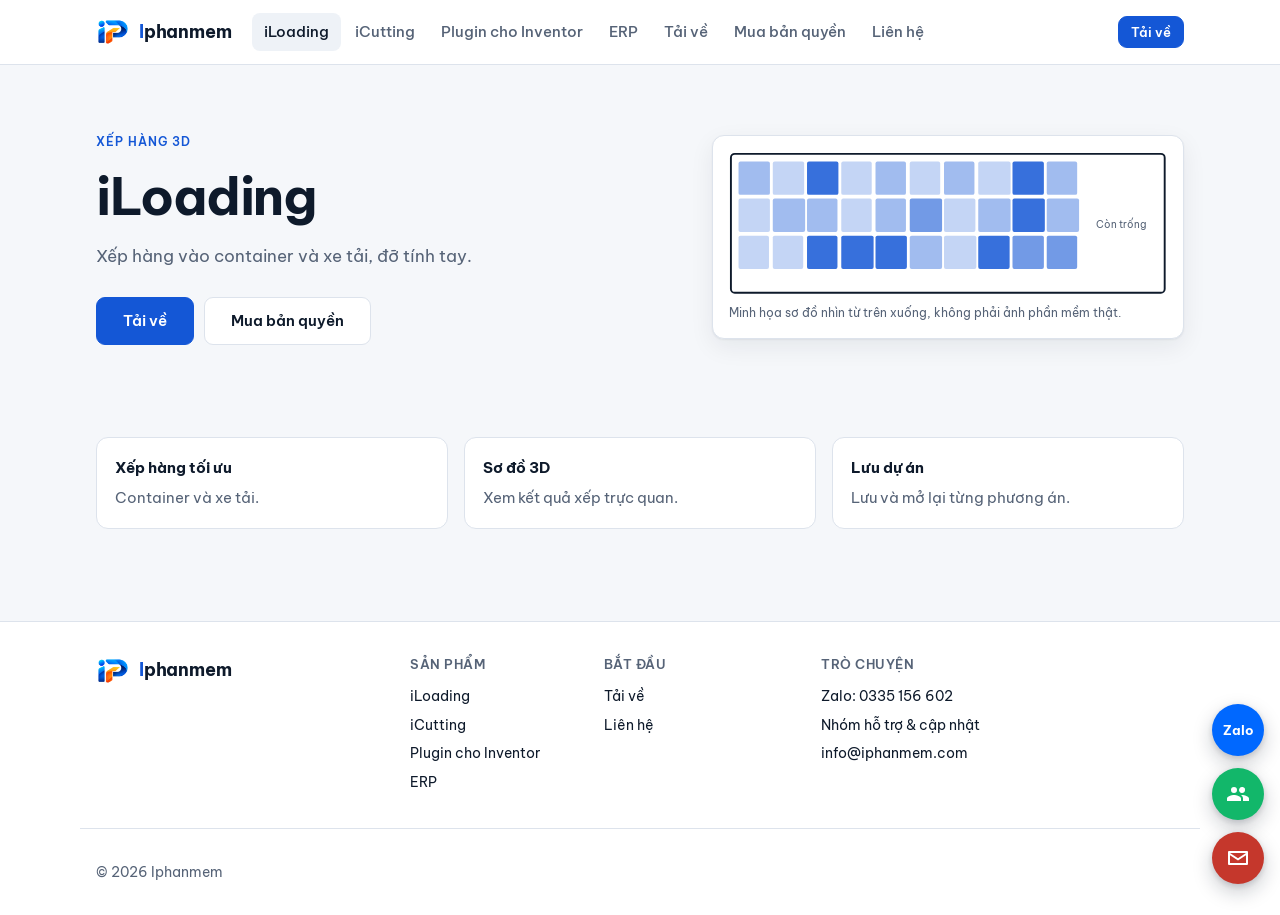
<file: iphanmem-website/loading.html>
<!doctype html>
<html lang="vi">
<head>
<meta charset="utf-8">
<meta name="viewport" content="width=device-width,initial-scale=1,viewport-fit=cover">
<title>iLoading | Iphanmem</title>
<meta name="description" content="iLoading: Xếp hàng vào container và xe tải gọn gàng, đỡ tốn công tính tay.">
<link rel="canonical" href="https://iphanmem.com/loading">
<meta property="og:type" content="website"><meta property="og:locale" content="vi_VN">
<meta property="og:title" content="iLoading | Iphanmem"><meta property="og:description" content="iLoading: Xếp hàng vào container và xe tải gọn gàng, đỡ tốn công tính tay."><meta property="og:url" content="https://iphanmem.com/loading">
<link rel="icon" href="favicon-32.png" type="image/png" sizes="32x32"><link rel="icon" href="favicon.ico" sizes="any"><link rel="apple-touch-icon" href="apple-touch-icon.png">
<link rel="preconnect" href="https://fonts.googleapis.com"><link rel="preconnect" href="https://fonts.gstatic.com" crossorigin>
<link rel="stylesheet" href="https://fonts.googleapis.com/css2?family=Be+Vietnam+Pro:wght@400;500;600;700&family=JetBrains+Mono:wght@400;500&display=swap">
<link rel="stylesheet" href="style.css">
<script>document.documentElement.classList.add('js')</script>
</head>
<body>
<header class="site-h"><div class="wrap">
  <a class="logo" href="index.html"><img src="logo-mark.png" width="34" height="34" alt="iPhanmem"><span><b>I</b>phanmem</span></a>
  <nav id="nav" aria-label="Điều hướng chính"><a href="loading.html" aria-current="page">iLoading</a><a href="cutting.html">iCutting</a><a href="inventor.html">Plugin cho Inventor</a><a href="erp.html">ERP</a><a href="download.html">Tải về</a><a href="mua.html">Mua bản quyền</a><a href="contact.html">Liên hệ</a></nav>
  <a class="btn primary sm cta-h" href="download.html">Tải về</a>
  <button class="btn sm menu-btn" aria-label="Mở menu" aria-expanded="false" aria-controls="nav">Menu</button>
</div></header>
<main>

<div class="wrap hero">
  <div><span class="eyebrow">Xếp hàng 3D</span><h1>iLoading</h1><p class="lead">Xếp hàng vào container và xe tải, đỡ tính tay.</p><div class="row" style="margin-top:26px"><a class="btn primary lg" href="download.html#loading">Tải về</a><a class="btn lg" href="mua.html">Mua bản quyền</a></div></div>
  <div class="card viz"><svg viewBox="0 0 460 150" role="img" aria-label="Sơ đồ nhìn từ trên xuống của một container được xếp kiện"><rect x="2" y="2" width="456" height="146" rx="4" fill="var(--surface)" stroke="var(--ink)" stroke-width="2"/><rect x="10" y="10" width="33" height="35" rx="2" fill="var(--accent)" fill-opacity="0.4"/><rect x="10" y="49" width="33" height="35" rx="2" fill="var(--accent)" fill-opacity="0.25"/><rect x="10" y="88" width="32" height="35" rx="2" fill="var(--accent)" fill-opacity="0.25"/><rect x="46" y="10" width="33" height="35" rx="2" fill="var(--accent)" fill-opacity="0.25"/><rect x="46" y="49" width="34" height="35" rx="2" fill="var(--accent)" fill-opacity="0.4"/><rect x="46" y="88" width="32" height="35" rx="2" fill="var(--accent)" fill-opacity="0.25"/><rect x="82" y="10" width="33" height="35" rx="2" fill="var(--accent)" fill-opacity="0.85"/><rect x="82" y="49" width="32" height="35" rx="2" fill="var(--accent)" fill-opacity="0.4"/><rect x="82" y="88" width="32" height="35" rx="2" fill="var(--accent)" fill-opacity="0.85"/><rect x="118" y="10" width="32" height="35" rx="2" fill="var(--accent)" fill-opacity="0.25"/><rect x="118" y="49" width="32" height="35" rx="2" fill="var(--accent)" fill-opacity="0.25"/><rect x="118" y="88" width="34" height="35" rx="2" fill="var(--accent)" fill-opacity="0.85"/><rect x="154" y="10" width="32" height="35" rx="2" fill="var(--accent)" fill-opacity="0.4"/><rect x="154" y="49" width="32" height="35" rx="2" fill="var(--accent)" fill-opacity="0.4"/><rect x="154" y="88" width="33" height="35" rx="2" fill="var(--accent)" fill-opacity="0.85"/><rect x="190" y="10" width="32" height="35" rx="2" fill="var(--accent)" fill-opacity="0.25"/><rect x="190" y="49" width="34" height="35" rx="2" fill="var(--accent)" fill-opacity="0.6"/><rect x="190" y="88" width="34" height="35" rx="2" fill="var(--accent)" fill-opacity="0.4"/><rect x="226" y="10" width="32" height="35" rx="2" fill="var(--accent)" fill-opacity="0.4"/><rect x="226" y="49" width="33" height="35" rx="2" fill="var(--accent)" fill-opacity="0.25"/><rect x="226" y="88" width="34" height="35" rx="2" fill="var(--accent)" fill-opacity="0.25"/><rect x="262" y="10" width="34" height="35" rx="2" fill="var(--accent)" fill-opacity="0.25"/><rect x="262" y="49" width="34" height="35" rx="2" fill="var(--accent)" fill-opacity="0.4"/><rect x="262" y="88" width="33" height="35" rx="2" fill="var(--accent)" fill-opacity="0.85"/><rect x="298" y="10" width="33" height="35" rx="2" fill="var(--accent)" fill-opacity="0.85"/><rect x="298" y="49" width="34" height="35" rx="2" fill="var(--accent)" fill-opacity="0.85"/><rect x="298" y="88" width="33" height="35" rx="2" fill="var(--accent)" fill-opacity="0.6"/><rect x="334" y="10" width="32" height="35" rx="2" fill="var(--accent)" fill-opacity="0.4"/><rect x="334" y="49" width="34" height="35" rx="2" fill="var(--accent)" fill-opacity="0.4"/><rect x="334" y="88" width="32" height="35" rx="2" fill="var(--accent)" fill-opacity="0.6"/><text x="412" y="80" text-anchor="middle">Còn trống</text></svg><div class="cap">Minh họa sơ đồ nhìn từ trên xuống, không phải ảnh phần mềm thật.</div></div>
</div>
<div class="wrap sec"><div class="grid g3"><div class="card feat"><b>Xếp hàng tối ưu</b><span>Container và xe tải.</span></div><div class="card feat"><b>Sơ đồ 3D</b><span>Xem kết quả xếp trực quan.</span></div><div class="card feat"><b>Lưu dự án</b><span>Lưu và mở lại từng phương án.</span></div></div></div></main>
<footer class="foot">
  <div class="wrap">
    <div><a class="logo" style="padding:0" href="index.html"><img src="logo-mark.png" width="34" height="34" alt="iPhanmem"><span><b>I</b>phanmem</span></a></div>
    <div><h4>Sản phẩm</h4><a href="loading.html">iLoading</a><a href="cutting.html">iCutting</a><a href="inventor.html">Plugin cho Inventor</a><a href="erp.html">ERP</a></div>
    <div><h4>Bắt đầu</h4><a href="download.html">Tải về</a><a href="contact.html">Liên hệ</a></div>
    <div><h4>Trò chuyện</h4><a href="https://zalo.me/0335156602" target="_blank" rel="noopener">Zalo: 0335 156 602</a><a href="https://zalo.me/g/lzfrenrwcuc4qvryt96q" target="_blank" rel="noopener">Nhóm hỗ trợ &amp; cập nhật</a><a href="mailto:info@iphanmem.com">info@iphanmem.com</a></div>
  </div>
  <div class="wrap legal">© 2026 Iphanmem</div>
</footer>
<nav class="cf-dock" aria-label="Liên hệ"><a class="cf-btn cf-zalo" href="https://zalo.me/0335156602" target="_blank" rel="noopener" aria-label="Chat Zalo"><span class="cf-word">Zalo</span><span class="cf-tip">Chat Zalo</span></a><a class="cf-btn cf-group" href="https://zalo.me/g/lzfrenrwcuc4qvryt96q" target="_blank" rel="noopener" aria-label="Nhóm hỗ trợ &amp; cập nhật"><svg viewBox="0 0 24 24" width="24" height="24" fill="currentColor" aria-hidden="true"><path d="M16 11a3 3 0 1 0-2.8-4 3 3 0 0 0 2.8 4zM8 11a3 3 0 1 0-3-3 3 3 0 0 0 3 3zm0 2c-2.3 0-7 1.2-7 3.5V19h14v-2.5C15 14.2 10.3 13 8 13zm8 0c-.3 0-.6 0-1 .1 1.2.9 2 2 2 3.4V19h6v-2.5c0-2.3-4.7-3.5-7-3.5z"/></svg><span class="cf-tip">Nhóm hỗ trợ &amp; cập nhật</span></a><a class="cf-btn cf-mail" href="mailto:info@iphanmem.com" aria-label="Gửi email"><svg viewBox="0 0 24 24" width="24" height="24" fill="currentColor" aria-hidden="true"><path d="M3 5h18a1 1 0 0 1 1 1v12a1 1 0 0 1-1 1H3a1 1 0 0 1-1-1V6a1 1 0 0 1 1-1zm9 7.2L20 7H4l8 5.2zM4 17h16V9.3l-8 5.2-8-5.2V17z"/></svg><span class="cf-tip">info@iphanmem.com</span></a></nav>
<script src="script.js" defer></script>
</body>
</html>
</file>
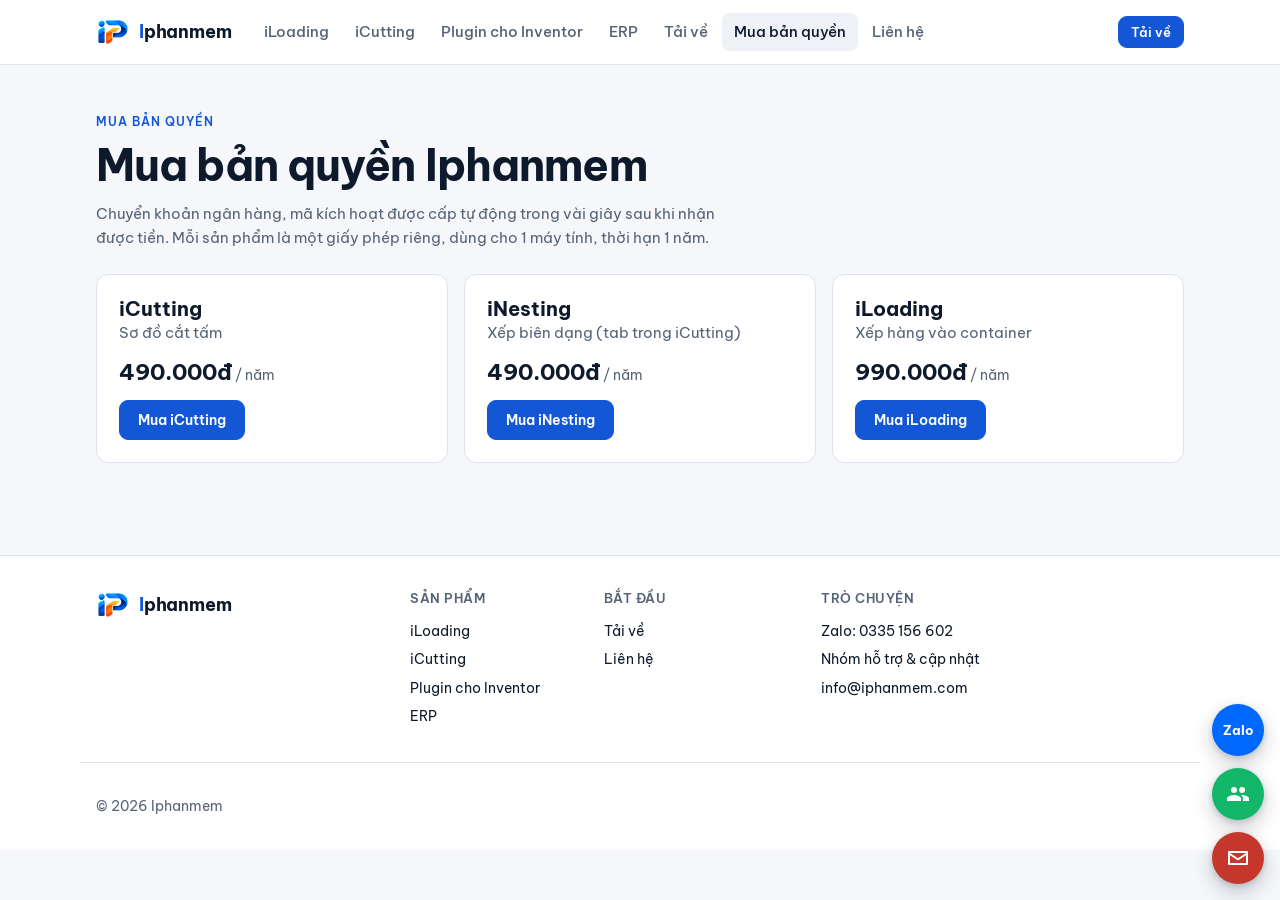
<file: iphanmem-website/mua.html>
<!doctype html>
<html lang="vi">
<head>
<meta charset="utf-8">
<meta name="viewport" content="width=device-width,initial-scale=1,viewport-fit=cover">
<title>Mua bản quyền | Iphanmem</title>
<meta name="description" content="Mua bản quyền iLoading, iCutting, iNesting bằng chuyển khoản ngân hàng, nhận mã kích hoạt tự động.">
<link rel="canonical" href="https://iphanmem.com/mua">
<meta property="og:type" content="website"><meta property="og:locale" content="vi_VN">
<meta property="og:title" content="Mua bản quyền | Iphanmem"><meta property="og:description" content="Mua bản quyền iLoading, iCutting, iNesting bằng chuyển khoản, nhận mã kích hoạt tự động. Cần hỗ trợ, nhắn Zalo."><meta property="og:url" content="https://iphanmem.com/mua">
<link rel="icon" href="favicon-32.png" type="image/png" sizes="32x32"><link rel="icon" href="favicon.ico" sizes="any"><link rel="apple-touch-icon" href="apple-touch-icon.png">
<link rel="preconnect" href="https://fonts.googleapis.com"><link rel="preconnect" href="https://fonts.gstatic.com" crossorigin>
<link rel="stylesheet" href="https://fonts.googleapis.com/css2?family=Be+Vietnam+Pro:wght@400;500;600;700&family=JetBrains+Mono:wght@400;500&display=swap">
<link rel="stylesheet" href="style.css">
<script>document.documentElement.classList.add('js')</script>
<style>[hidden]{display:none!important}</style>
</head>
<body>
<header class="site-h"><div class="wrap">
  <a class="logo" href="index.html"><img src="logo-mark.png" width="34" height="34" alt="iPhanmem"><span><b>I</b>phanmem</span></a>
  <nav id="nav" aria-label="Điều hướng chính"><a href="loading.html">iLoading</a><a href="cutting.html">iCutting</a><a href="inventor.html">Plugin cho Inventor</a><a href="erp.html">ERP</a><a href="download.html">Tải về</a><a href="mua.html" aria-current="page">Mua bản quyền</a><a href="contact.html">Liên hệ</a></nav>
  <a class="btn primary sm cta-h" href="download.html">Tải về</a>
  <button class="btn sm menu-btn" aria-label="Mở menu" aria-expanded="false" aria-controls="nav">Menu</button>
</div></header>
<main>
<div class="wrap sec">
  <span class="eyebrow">Mua bản quyền</span>
  <h1 style="font-size:clamp(30px,4.5vw,44px);margin:6px 0 10px;letter-spacing:-.02em">Mua bản quyền Iphanmem</h1>
  <p class="sub">Chuyển khoản ngân hàng, mã kích hoạt được cấp tự động trong vài giây sau khi nhận được tiền. Mỗi sản phẩm là một giấy phép riêng, dùng cho 1 máy tính, thời hạn 1 năm.</p>

  <div id="picker" class="grid g3" style="margin-top:16px">
    <section class="card pad"><h3 style="font-size:20px">iCutting</h3><p class="muted">Sơ đồ cắt tấm</p><p style="font-size:22px;font-weight:700;margin:10px 0">490.000đ<span class="muted" style="font-size:14px;font-weight:400"> / năm</span></p><button class="btn primary" type="button" onclick="chooseProduct('cutting')">Mua iCutting</button></section>
    <section class="card pad"><h3 style="font-size:20px">iNesting</h3><p class="muted">Xếp biên dạng (tab trong iCutting)</p><p style="font-size:22px;font-weight:700;margin:10px 0">490.000đ<span class="muted" style="font-size:14px;font-weight:400"> / năm</span></p><button class="btn primary" type="button" onclick="chooseProduct('nesting')">Mua iNesting</button></section>
    <section class="card pad"><h3 style="font-size:20px">iLoading</h3><p class="muted">Xếp hàng vào container</p><p style="font-size:22px;font-weight:700;margin:10px 0">990.000đ<span class="muted" style="font-size:14px;font-weight:400"> / năm</span></p><button class="btn primary" type="button" onclick="chooseProduct('loading')">Mua iLoading</button></section>
  </div>

  <section id="buyer" class="card pad" hidden style="margin-top:16px;max-width:560px">
    <h3 id="buyer-title" style="font-size:20px">Thông tin người mua</h3>
    <p class="muted" style="margin:6px 0 14px">Mã kích hoạt sẽ được hiện trên trang này và gửi tự động về email của bạn.</p>
    <form id="buyer-form" onsubmit="return submitBuyer(event)" style="display:grid;gap:12px">
      <label>Họ và tên<input id="b-name" required maxlength="100" autocomplete="name" style="width:100%;padding:10px;border:1px solid var(--line);border-radius:8px;font:inherit"></label>
      <label>Số điện thoại<input id="b-phone" required inputmode="tel" maxlength="20" autocomplete="tel" placeholder="0901234567" style="width:100%;padding:10px;border:1px solid var(--line);border-radius:8px;font:inherit"></label>
      <label>Email nhận mã kích hoạt<input id="b-email" type="email" required maxlength="120" autocomplete="email" style="width:100%;padding:10px;border:1px solid var(--line);border-radius:8px;font:inherit"></label>
      <label style="display:flex;gap:8px;align-items:flex-start;font-size:14px"><input id="b-consent" type="checkbox" required style="margin-top:4px;width:auto;flex:none"><span>Tôi đồng ý để Iphanmem dùng thông tin trên để gửi mã kích hoạt và hỗ trợ tôi.</span></label>
      <p id="b-error" class="muted" style="color:#c0392b" hidden></p>
      <div class="row"><button class="btn primary" type="submit">Tiếp tục thanh toán</button><button class="btn" type="button" onclick="resetFlow()">Chọn lại</button></div>
    </form>
  </section>

  <section id="checkout" class="card pad" hidden style="margin-top:16px;max-width:560px">
    <h3 id="co-title" style="font-size:20px">Thanh toán</h3>
    <img id="co-qr" alt="Mã QR chuyển khoản" style="display:block;margin:14px auto;width:240px;height:240px;border-radius:8px;border:1px solid var(--line)">
    <dl class="meta">
      <div><dt>Ngân hàng</dt><dd id="co-bank"></dd></div>
      <div><dt>Số tài khoản</dt><dd id="co-acc"></dd></div>
      <div><dt>Chủ tài khoản</dt><dd id="co-holder"></dd></div>
      <div><dt>Số tiền</dt><dd id="co-amount"></dd></div>
      <div><dt>Nội dung chuyển khoản</dt><dd><code class="mono" id="co-content"></code></dd></div>
    </dl>
    <div class="notice" id="co-status" style="margin-top:14px;text-align:center">Đang chờ chuyển khoản...</div>
    <div id="co-result" hidden style="margin-top:16px;text-align:center">
      <p class="muted">Mã kích hoạt của bạn</p>
      <p><code class="mono" id="co-code" style="font-size:22px;font-weight:700"></code></p>
      <p><button class="btn sm" type="button" onclick="copyCode()">Chép mã</button></p>
      <p class="muted" style="margin-top:10px">Mở phần mềm, vào mục Bản quyền và nhập mã này. Nhập đúng sản phẩm bạn vừa mua.</p>
    </div>
    <p class="muted" style="margin-top:16px;font-size:14px">Hãy nhập <b>đúng nguyên văn nội dung chuyển khoản</b> ở trên (bắt đầu bằng SEVQR). Nếu chuyển sai nội dung hoặc sai số tiền, hệ thống sẽ không tự cấp mã. Khi đó nhắn Zalo 0335 156 602 kèm ảnh biên lai. Đơn hàng hết hiệu lực sau 24 giờ nếu chưa thanh toán.</p>
    <p style="margin-top:12px"><button class="btn sm" type="button" onclick="resetFlow()">Chọn lại sản phẩm</button></p>
  </section>
  <noscript><p class="muted">Hãy bật JavaScript để mua bản quyền, hoặc nhắn Zalo 0335 156 602.</p></noscript>
</div>
<script>
var API = "https://license.iphanmem.com", pollTimer = null, chosen = null;
function $(id){return document.getElementById(id);}
function chooseProduct(product){
  chosen = product; $('picker').hidden = true; $('buyer').hidden = false; $('b-error').hidden = true;
  var names = {cutting:'iCutting (Sơ đồ cắt)', nesting:'iNesting (Xếp biên dạng)', loading:'iLoading'};
  $('buyer-title').textContent = 'Thông tin người mua - ' + names[product];
}
function submitBuyer(e){
  e.preventDefault();
  createOrder(chosen, {name: $('b-name').value.trim(), phone: $('b-phone').value.trim(), email: $('b-email').value.trim(), consent: $('b-consent').checked});
  return false;
}
function createOrder(product, buyer){
  $('buyer').hidden = true; $('checkout').hidden = false; $('co-result').hidden = true;
  $('co-title').textContent = 'Đang tạo đơn hàng...'; $('co-status').textContent = 'Đang chờ chuyển khoản...';
  fetch(API + '/v1/orders', {method:'POST', headers:{'Content-Type':'application/json'}, body: JSON.stringify(Object.assign({product: product}, buyer))})
    .then(function(r){ if(!r.ok) throw new Error(r.status); return r.json(); })
    .then(function(o){
      var names = {cutting:'iCutting (Sơ đồ cắt)', nesting:'iNesting (Xếp biên dạng)', loading:'iLoading'};
      $('co-title').textContent = 'Thanh toán ' + names[product];
      $('co-bank').textContent = o.bank_name; $('co-acc').textContent = o.account_number; $('co-holder').textContent = o.account_holder;
      $('co-amount').textContent = o.amount.toLocaleString('vi-VN') + 'đ'; $('co-content').textContent = o.transfer_content;
      $('co-qr').src = 'https://img.vietqr.io/image/' + o.bank_bin + '-' + o.account_number + '-compact2.png?amount=' + o.amount +
        '&addInfo=' + encodeURIComponent(o.transfer_content) + '&accountName=' + encodeURIComponent(o.account_holder);
      startPolling(o.order_code);
    })
    .catch(function(err){ $('checkout').hidden = true; $('buyer').hidden = false; var b=$('b-error'); b.hidden = false; b.textContent = (String(err.message)==='400') ? 'Email chưa đúng định dạng.' : (String(err.message)==='422' ? 'Vui lòng kiểm tra họ tên, số điện thoại và ô đồng ý.' : 'Có lỗi mạng. Thử lại hoặc nhắn Zalo 0335 156 602.'); });
}
function startPolling(code){
  if(pollTimer) clearInterval(pollTimer);
  pollTimer = setInterval(function(){
    fetch(API + '/v1/orders/' + code).then(function(r){ return r.ok ? r.json() : null; }).then(function(b){
      if(b && b.status === 'paid'){ clearInterval(pollTimer); $('co-status').textContent = 'Đã nhận thanh toán!'; $('co-code').textContent = b.code; $('co-result').hidden = false; }
    }).catch(function(){});
  }, 3000);
}
function copyCode(){ if(navigator.clipboard) navigator.clipboard.writeText($('co-code').textContent); }
function resetFlow(){ if(pollTimer) clearInterval(pollTimer); $('checkout').hidden = true; $('buyer').hidden = true; $('picker').hidden = false; }
</script>
</main>
<footer class="foot">
  <div class="wrap">
    <div><a class="logo" style="padding:0" href="index.html"><img src="logo-mark.png" width="34" height="34" alt="iPhanmem"><span><b>I</b>phanmem</span></a></div>
    <div><h4>Sản phẩm</h4><a href="loading.html">iLoading</a><a href="cutting.html">iCutting</a><a href="inventor.html">Plugin cho Inventor</a><a href="erp.html">ERP</a></div>
    <div><h4>Bắt đầu</h4><a href="download.html">Tải về</a><a href="contact.html">Liên hệ</a></div>
    <div><h4>Trò chuyện</h4><a href="https://zalo.me/0335156602" target="_blank" rel="noopener">Zalo: 0335 156 602</a><a href="https://zalo.me/g/lzfrenrwcuc4qvryt96q" target="_blank" rel="noopener">Nhóm hỗ trợ &amp; cập nhật</a><a href="mailto:info@iphanmem.com">info@iphanmem.com</a></div>
  </div>
  <div class="wrap legal">© 2026 Iphanmem</div>
</footer>
<nav class="cf-dock" aria-label="Liên hệ"><a class="cf-btn cf-zalo" href="https://zalo.me/0335156602" target="_blank" rel="noopener" aria-label="Chat Zalo"><span class="cf-word">Zalo</span><span class="cf-tip">Chat Zalo</span></a><a class="cf-btn cf-group" href="https://zalo.me/g/lzfrenrwcuc4qvryt96q" target="_blank" rel="noopener" aria-label="Nhóm hỗ trợ &amp; cập nhật"><svg viewBox="0 0 24 24" width="24" height="24" fill="currentColor" aria-hidden="true"><path d="M16 11a3 3 0 1 0-2.8-4 3 3 0 0 0 2.8 4zM8 11a3 3 0 1 0-3-3 3 3 0 0 0 3 3zm0 2c-2.3 0-7 1.2-7 3.5V19h14v-2.5C15 14.2 10.3 13 8 13zm8 0c-.3 0-.6 0-1 .1 1.2.9 2 2 2 3.4V19h6v-2.5c0-2.3-4.7-3.5-7-3.5z"/></svg><span class="cf-tip">Nhóm hỗ trợ &amp; cập nhật</span></a><a class="cf-btn cf-mail" href="mailto:info@iphanmem.com" aria-label="Gửi email"><svg viewBox="0 0 24 24" width="24" height="24" fill="currentColor" aria-hidden="true"><path d="M3 5h18a1 1 0 0 1 1 1v12a1 1 0 0 1-1 1H3a1 1 0 0 1-1-1V6a1 1 0 0 1 1-1zm9 7.2L20 7H4l8 5.2zM4 17h16V9.3l-8 5.2-8-5.2V17z"/></svg><span class="cf-tip">info@iphanmem.com</span></a></nav>
<script src="script.js" defer></script>
</body>
</html>
</file>
<file: iphanmem-website/style.css>
/* Iphanmem — giao diện B2B: nền sáng, chữ đậm, màu nhấn xanh dương. Mọi màu là token; có bản tối theo hệ điều hành. */
:root{
  --bg:#f5f7fa; --surface:#fff; --surface2:#eef2f7; --ink:#0e1a2b; --muted:#566377; --line:#dde3ec;
  --accent:#1457d6; --accent-ink:#fff; --accent-soft:#e6eefc; --good:#0f7a4a; --good-bg:#e1f4ea;
  --shadow:0 1px 2px rgba(14,26,43,.06),0 8px 24px rgba(14,26,43,.07);
  --sans:'Be Vietnam Pro',system-ui,-apple-system,'Segoe UI',Roboto,sans-serif;
  --mono:'JetBrains Mono',ui-monospace,Consolas,monospace;
}
@media (prefers-color-scheme:dark){:root:not([data-theme="light"]){
  --bg:#0b121c; --surface:#131c29; --surface2:#1a2535; --ink:#e8eef7; --muted:#97a5ba; --line:#243349;
  --accent:#6a9bff; --accent-ink:#07142b; --accent-soft:#16294a; --good:#4fd18b; --good-bg:#11301f;
  --shadow:0 1px 2px rgba(0,0,0,.4),0 8px 24px rgba(0,0,0,.3); color-scheme:dark}}
:root[data-theme="dark"]{
  --bg:#0b121c; --surface:#131c29; --surface2:#1a2535; --ink:#e8eef7; --muted:#97a5ba; --line:#243349;
  --accent:#6a9bff; --accent-ink:#07142b; --accent-soft:#16294a; --good:#4fd18b; --good-bg:#11301f;
  --shadow:0 1px 2px rgba(0,0,0,.4),0 8px 24px rgba(0,0,0,.3); color-scheme:dark}
*{box-sizing:border-box}
html{scroll-behavior:smooth}
body{margin:0;background:var(--bg);color:var(--ink);font:400 15px/1.6 var(--sans)}
a{color:inherit;text-decoration:none}
h1,h2,h3{margin:0;line-height:1.2;text-wrap:balance}
p{margin:0}
img,svg{max-width:100%}
:focus-visible{outline:2px solid var(--accent);outline-offset:2px}
.wrap{max-width:1120px;margin-inline:auto;padding-inline:16px}
.muted{color:var(--muted)}
.eyebrow{font-size:12px;font-weight:600;letter-spacing:.08em;text-transform:uppercase;color:var(--accent)}
.mono{font-family:var(--mono);font-size:13px}
/* header */
.site-h{background:var(--surface);border-bottom:1px solid var(--line);position:sticky;top:0;z-index:10}
.site-h .wrap{display:flex;align-items:center;gap:20px;height:64px}
.logo{display:flex;align-items:center;gap:9px;font-weight:700;font-size:18px;letter-spacing:-.01em}
.logo i{width:28px;height:28px;border-radius:8px;background:var(--accent);display:grid;place-items:center}
.logo i::after{content:"";width:11px;height:11px;border:2px solid var(--accent-ink);border-radius:3px}
.logo b{color:var(--accent);font-weight:700}
.site-h nav{display:flex;gap:2px;flex:1}
.site-h nav a{padding:7px 12px;border-radius:8px;color:var(--muted);font-weight:500}
.site-h nav a:hover,.site-h nav a[aria-current]{color:var(--ink);background:var(--surface2)}
.site-h .menu-btn{display:none;margin-left:auto}
@media(max-width:820px){
  .site-h .menu-btn{display:inline-flex}
  .site-h .wrap{flex-wrap:wrap;height:auto;min-height:64px;padding-block:10px}
  .site-h nav{display:none;order:3;flex-basis:100%;flex-direction:column}
  .site-h nav.open{display:flex}
  .site-h .cta-h{display:none}
}
/* nút */
.btn{display:inline-flex;align-items:center;justify-content:center;gap:6px;height:40px;padding:0 18px;border-radius:9px;border:1px solid var(--line);background:var(--surface);color:var(--ink);font:600 14px var(--sans);cursor:pointer;white-space:nowrap}
.btn:hover{border-color:var(--accent)}
.btn.primary{background:var(--accent);border-color:var(--accent);color:var(--accent-ink)}
.btn.primary:hover{filter:brightness(1.08)}
.btn.lg{height:48px;padding:0 26px;font-size:15px}
.btn.sm{height:32px;padding:0 12px;font-size:13px}
.row{display:flex;gap:10px;flex-wrap:wrap;align-items:center}
.pill{display:inline-flex;align-items:center;height:24px;padding:0 10px;border-radius:99px;font-size:12px;font-weight:600;background:var(--accent-soft);color:var(--accent)}
/* bố cục */
.hero{padding-block:64px 48px;display:grid;grid-template-columns:minmax(0,1.1fr) minmax(0,.9fr);gap:40px;align-items:center}
.hero h1{font-size:clamp(32px,5vw,52px);font-weight:700;letter-spacing:-.025em;margin:12px 0 16px}
.hero .lead{font-size:17px;color:var(--muted);max-width:52ch}
.hero.compact{padding-block:48px 24px}
@media(max-width:860px){.hero{grid-template-columns:minmax(0,1fr);padding-block:36px 24px}}
.sec{padding-block:44px}
.sec h2{font-size:26px;font-weight:700;letter-spacing:-.015em;margin-bottom:8px}
.sec .sub{color:var(--muted);margin-bottom:24px;max-width:62ch}
.grid{display:grid;gap:16px}
.g2{grid-template-columns:repeat(2,minmax(0,1fr))}
.g3{grid-template-columns:repeat(3,minmax(0,1fr))}
.g4{grid-template-columns:repeat(4,minmax(0,1fr))}
@media(max-width:860px){.g3,.g4{grid-template-columns:repeat(2,minmax(0,1fr))}}
@media(max-width:600px){.g2,.g3,.g4{grid-template-columns:minmax(0,1fr)}}
.card{background:var(--surface);border:1px solid var(--line);border-radius:12px}
.card.pad{padding:22px}
.pcard{padding:24px;display:flex;flex-direction:column;gap:10px}
.pcard h3{font-size:20px}
.pcard .pill{align-self:flex-start}
.pcard .btn{align-self:flex-start;margin-top:auto}
.feat{padding:18px;display:flex;flex-direction:column;gap:6px}
.feat b{font-size:15px}
.feat span{color:var(--muted)}
.viz{padding:16px;box-shadow:var(--shadow)}
.viz svg{display:block;width:100%;height:auto}
.viz .cap{font-size:12px;color:var(--muted);margin-top:8px}
.steps{display:grid;grid-template-columns:repeat(4,minmax(0,1fr));gap:16px;list-style:none;padding:0;margin:0;counter-reset:s}
@media(max-width:860px){.steps{grid-template-columns:repeat(2,minmax(0,1fr))}}
@media(max-width:600px){.steps{grid-template-columns:minmax(0,1fr)}}
.steps li{counter-increment:s;padding:18px;border-top:2px solid var(--accent);background:var(--surface);border-radius:0 0 10px 10px}
.steps li::before{content:"Bước " counter(s);display:block;font-size:12px;font-weight:600;color:var(--accent);margin-bottom:4px}
.steps b{display:block;margin-bottom:2px}
.steps span{color:var(--muted)}
.band{background:var(--ink);color:var(--bg);border-radius:14px;padding:32px;display:flex;gap:20px;justify-content:space-between;align-items:center;flex-wrap:wrap}
.band h2{font-size:22px;margin:0}
.band .btn{border-color:transparent}
.ph{border:1.5px dashed var(--line);border-radius:12px;padding:28px;color:var(--muted);text-align:center;background:var(--surface2)}
.ph b{color:var(--ink)}
table{border-collapse:collapse;width:100%}
td,th{padding:10px 14px;text-align:left;border-top:1px solid var(--line)}
tr:first-child td{border-top:0}
td:first-child{color:var(--muted);width:38%}
details{border-bottom:1px solid var(--line);padding:14px 0}
details summary{cursor:pointer;font-weight:600}
details p{color:var(--muted);margin-top:8px;max-width:70ch}
/* bảng giá */
.seg{display:inline-flex;background:var(--surface2);border-radius:10px;padding:3px;gap:2px;flex-wrap:wrap}
.seg button{border:0;background:transparent;color:var(--muted);font:600 13.5px var(--sans);height:34px;padding:0 15px;border-radius:8px;cursor:pointer}
.seg button.on{background:var(--surface);color:var(--ink);box-shadow:var(--shadow)}
.js .panel:not(.on){display:none}
.bar-row{display:flex;justify-content:space-between;gap:12px;flex-wrap:wrap;align-items:center;margin-bottom:20px}
.plan{padding:24px;display:flex;flex-direction:column;gap:12px}
.plan.hl{border-color:var(--accent);box-shadow:0 0 0 1px var(--accent)}
.plan .price{font-size:30px;font-weight:700;letter-spacing:-.02em;font-variant-numeric:tabular-nums}
.plan .price small{font-size:13px;color:var(--muted);font-weight:500;letter-spacing:0}
.plan ul{list-style:none;padding:0;margin:0;display:grid;gap:8px}
.plan li{padding-left:22px;position:relative}
.plan li::before{content:"";position:absolute;left:3px;top:.5em;width:9px;height:5px;border-left:2px solid var(--accent);border-bottom:2px solid var(--accent);transform:rotate(-45deg)}
.plan .btn{margin-top:auto}
.old{color:var(--muted);text-decoration:line-through;font-size:13px}
/* form */
form.card{display:grid;gap:14px}
label.f{display:grid;gap:5px;font-weight:500;font-size:13.5px}
input,select,textarea{font:inherit;color:var(--ink);background:var(--surface);border:1px solid var(--line);border-radius:8px;padding:9px 12px;width:100%;max-width:100%}
.notice{padding:12px 16px;border-radius:10px;background:var(--accent-soft);color:var(--accent);font-weight:500}
/* footer */
.foot{margin-top:48px;border-top:1px solid var(--line);background:var(--surface)}
.foot .wrap{padding-block:32px;display:grid;grid-template-columns:1.4fr repeat(3,1fr);gap:24px;font-size:14px}
@media(max-width:700px){.foot .wrap{grid-template-columns:minmax(0,1fr) minmax(0,1fr)}}
.foot h4{margin:0 0 8px;font-size:13px;color:var(--muted);font-weight:600;letter-spacing:.04em;text-transform:uppercase}
.foot a{display:block;padding:3px 0;color:var(--ink)}
.foot a:hover{color:var(--accent)}
.legal{border-top:1px solid var(--line);padding-block:14px;color:var(--muted);font-size:13px}
svg text{font-family:var(--sans);fill:var(--muted);font-size:11px}
@media(prefers-reduced-motion:reduce){html{scroll-behavior:auto}}
/* giá IB và trang tải xuống */
.logo b{color:var(--accent)}
.ibprice{font-size:15px;color:var(--muted);font-weight:500}
.ibprice span{font-size:34px;font-weight:700;color:var(--ink);letter-spacing:-.02em;margin-left:4px}
.meta{display:grid;grid-template-columns:repeat(2,minmax(0,1fr));gap:12px 16px;margin:16px 0}
.meta div{min-width:0}
.meta dt{font-size:12px;color:var(--muted)}
.meta dd{margin:0;font-weight:600;font-variant-numeric:tabular-nums}
.hashrow{display:flex;gap:10px;align-items:center;flex-wrap:wrap;padding:10px 12px;background:var(--surface2);border-radius:8px}
.hashrow code{flex:1;min-width:0;overflow-wrap:anywhere}
.btn[aria-disabled="true"]{opacity:.55;pointer-events:none}
.rel ul{margin:8px 0 0;padding-left:18px}
.code{margin:16px 0 0;padding:14px 16px;background:var(--surface2);border:1px solid var(--line);border-radius:10px;overflow-x:auto}
.rel{scroll-margin-top:84px}
/* chân trang: không để email dài làm tràn ngang trên điện thoại */
.foot .wrap>div{min-width:0}
.foot .wrap{grid-template-columns:1.2fr .7fr .8fr 1.5fr}
@media(max-width:900px){.foot .wrap{grid-template-columns:repeat(2,minmax(0,1fr))}}
@media(max-width:520px){.foot .wrap{grid-template-columns:minmax(0,1fr)}.foot a{overflow-wrap:anywhere}}
.foot .wrap.legal{display:block}
.foot a.logo{display:flex}
.logo img{display:block;width:34px;height:34px;border-radius:0}

/* Cot nut lien he co dinh kieu dock (Zalo, nhom Zalo, goi, email) theo mau s3d.vn */
.cf-dock{position:fixed;right:16px;bottom:calc(16px + env(safe-area-inset-bottom,0px));z-index:40;display:flex;flex-direction:column;gap:12px}
.cf-btn{position:relative;width:52px;height:52px;border-radius:50%;display:grid;place-items:center;color:#fff;font-weight:700;font-size:13px;text-decoration:none;box-shadow:0 8px 20px rgba(15,23,42,.22),0 2px 6px rgba(15,23,42,.14);transition:transform .18s,box-shadow .18s}
.cf-btn:hover{transform:translateY(-2px);box-shadow:0 12px 26px rgba(15,23,42,.28),0 3px 8px rgba(15,23,42,.16)}
.cf-zalo{background:#0068ff}
.cf-group{background:#12b76a}
.cf-mail{background:#c5372c}
.cf-tip{position:absolute;right:calc(100% + 10px);top:50%;transform:translateY(-50%);background:#0f172a;color:#fff;font-weight:600;font-size:13px;white-space:nowrap;padding:6px 10px;border-radius:8px;opacity:0;pointer-events:none;transition:opacity .15s}
.cf-btn:hover .cf-tip,.cf-btn:focus-visible .cf-tip{opacity:1}

@media (max-width:640px){.cf-dock{right:10px;bottom:12px;gap:8px}.cf-btn{width:46px;height:46px}.cf-tip{display:none}}
</file>
